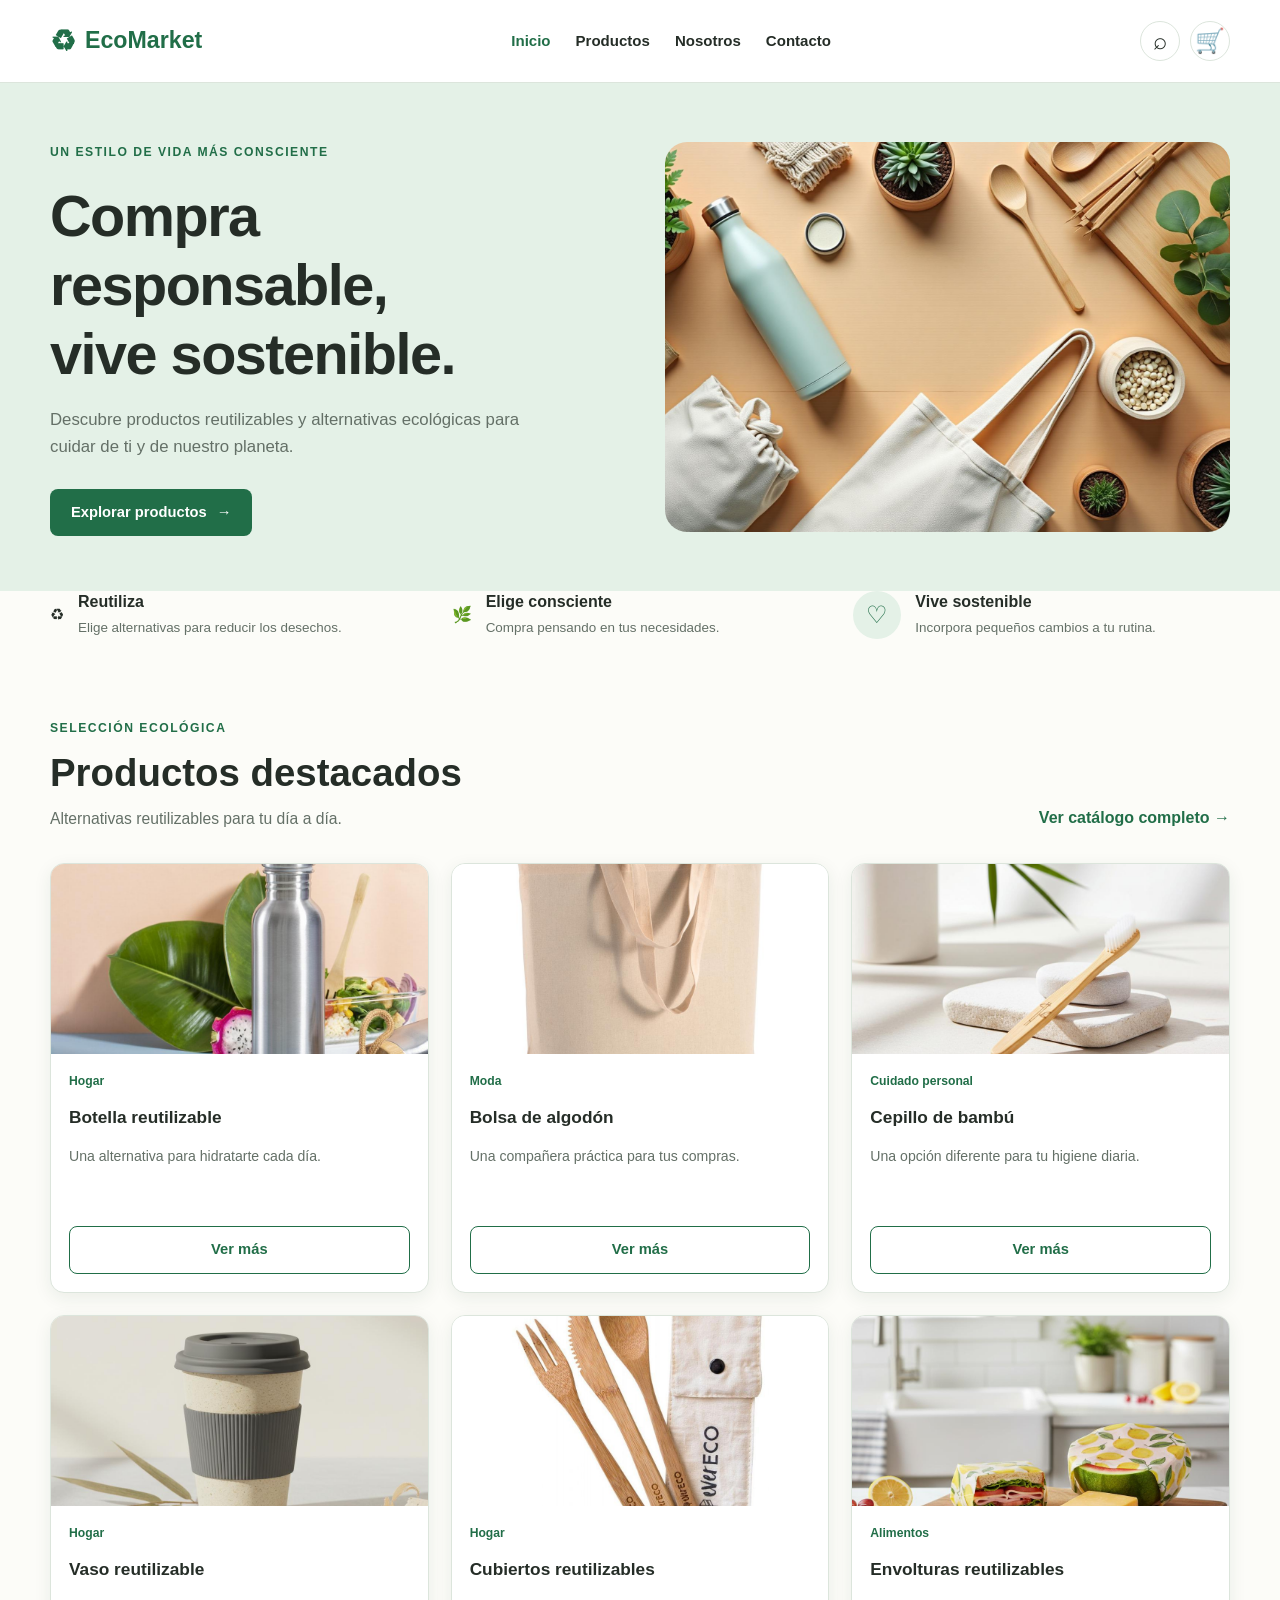
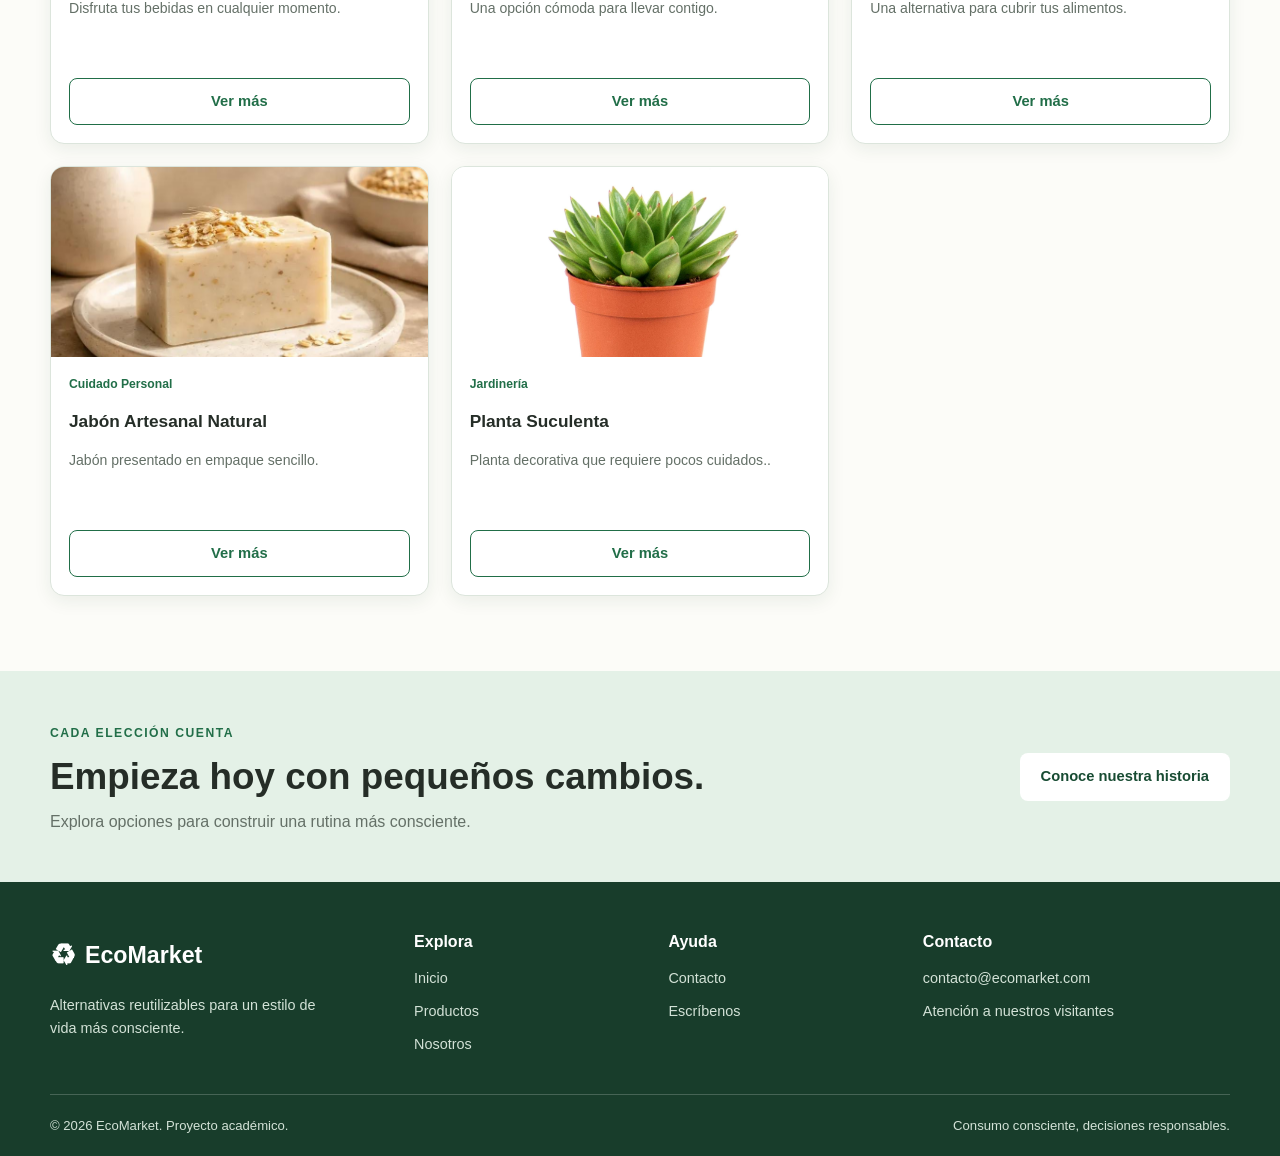
<file: index.html>
<!DOCTYPE html>
<html lang="es">
<head>
    <meta charset="UTF-8">
    <meta name="viewport" content="width=device-width, initial-scale=1.0">
    <meta name="description" content="Descubre productos ecológicos, reutilizables y sostenibles en EcoMarket.">
    <meta name="theme-color" content="#216e48">
    <title>EcoMarket | Compra responsable</title>

    <link rel="stylesheet" href="css/main.css">
    <link rel="stylesheet" href="css/layout.css">
    <link rel="stylesheet" href="css/components.css">
    <link rel="stylesheet" href="css/animations.css">
</head>
<body>

    <!-- ENCABEZADO -->
    <header class="site-header">
        <div class="container header-content">

            <a class="logo" href="index.html" aria-label="EcoMarket, inicio">
                <span class="logo-icon" aria-hidden="true">♻</span>
                <span>EcoMarket</span>
            </a>

            <nav class="main-nav" aria-label="Navegación principal">
                <a class="nav-link active" href="index.html">Inicio</a>
                <a class="nav-link" href="../views/productos.html">Productos</a>
                <a class="nav-link" href="views/sobre_nosotros.html">Nosotros</a>
                <a class="nav-link" href="views/contacto.html">Contacto</a>
            </nav>

            <div class="header-actions">
                <a class="header-action" href="views/productos.html#buscador"
                   aria-label="Buscar productos" title="Buscar productos">
                    <span aria-hidden="true">⌕</span>
                </a>

                <a class="header-action" href="views/productos.html"
                   aria-label="Ver catálogo" title="Ver catálogo">
                    <span aria-hidden="true">🛒</span>
                </a>
            </div>

        </div>
    </header>

    <main>

        <!-- BANNER PRINCIPAL -->
        <section class="hero">
            <div class="container hero-content">

                <div class="hero-text">
                    <span class="eyebrow">UN ESTILO DE VIDA MÁS CONSCIENTE</span>

                    <h1>Compra responsable,<br>vive sostenible.</h1>

                    <p>
                        Descubre productos reutilizables y alternativas
                        ecológicas para cuidar de ti y de nuestro planeta.
                    </p>

                    <a class="btn btn-primary"
                       href="views/productos.html">
                        Explorar productos
                        <span aria-hidden="true">→</span>
                    </a>
                </div>

                <div class="hero-image">
                    <img
                        src="img/products/icons/eco-hero.jpg"
                        alt="Productos reutilizables y elementos naturales"
                        fetchpriority="high">
                </div>

            </div>
        </section>
        <!--beneficios-->
        <seccion class="benefits">
            <div class="container benefits-grid">
                <article class="benefit">
                    <span class="benefit icon"aria-hidden="true">♻</span>
                 <div>
                        <h2>Reutiliza</h2>
                        <p>Elige alternativas para reducir los desechos.</p>
                    </div>
                </article>
            <article class="benefit">
                <span class="benefit icon" aria-hidden="true">🌿</span>
                <div>
                        <h2>Elige consciente</h2>
                        <p>Compra pensando en tus necesidades.</p>
                    </div>
            </article>
                <article class="benefit">
                    <span class="benefit-icon" aria-hidden="true">♡</span>
                    <div>
                        <h2>Vive sostenible</h2>
                        <p>Incorpora pequeños cambios a tu rutina.</p>
                    </div>
                </article>
            </div>
        </seccion>
        <!-- PRODUCTOS DESTACADOS -->
           <section class="featured section-padding">
            <div class="container">

                <div class="section-heading">
                    <div>
                        <span class="eyebrow">SELECCIÓN ECOLÓGICA</span>
                        <h2>Productos destacados</h2>
                        <p>Alternativas reutilizables para tu día a día.</p>
                    </div>

                    <a class="text-link" href="views/productos.html">
                        Ver catálogo completo →
                    </a>
                </div>

                <div class="product-grid featured-grid">

                    <article class="product-card">
                        <a class="product-image" href="views/productos.html#botella">
                            <img src="img/products/botella.jpg"
                                 alt="Botella reutilizable">
                        </a>
                        <div class="product-info">
                            <span class="product-category">Hogar</span>
                            <h3>Botella reutilizable</h3>
                            <p>Una alternativa para hidratarte cada día.</p>
                            <a class="btn btn-outline"
                               href="views/productos.html#botella">
                                Ver más
                            </a>
                        </div>
                    </article>

                    <article class="product-card">
                        <a class="product-image" href="views/productos.html#bolsa">
                            <img src="img/products/bolsa.jpg"
                                 alt="Bolsa reutilizable de algodón">
                        </a>
                        <div class="product-info">
                            <span class="product-category">Moda</span>
                            <h3>Bolsa de algodón</h3>
                            <p>Una compañera práctica para tus compras.</p>
                            <a class="btn btn-outline"
                               href="views/productos.html#bolsa">
                                Ver más
                            </a>
                        </div>
                    </article>

                    <article class="product-card">
                        <a class="product-image" href="views/productos.html#cepillo">
                            <img src="img/products/cepillo.jpg"
                                 alt="Cepillo dental de bambú">
                        </a>
                        <div class="product-info">
                            <span class="product-category">Cuidado personal</span>
                            <h3>Cepillo de bambú</h3>
                            <p>Una opción diferente para tu higiene diaria.</p>
                            <a class="btn btn-outline"
                               href="views/productos.html#cepillo">
                                Ver más
                            </a>
                        </div>
                    </article>

                    <article class="product-card">
                        <a class="product-image" href="views/productos.html#vaso">
                            <img src="img/products/vaso.jpg"
                                 alt="Vaso reutilizable">
                        </a>
                        <div class="product-info">
                            <span class="product-category">Hogar</span>
                            <h3>Vaso reutilizable</h3>
                            <p>Disfruta tus bebidas en cualquier momento.</p>
                            <a class="btn btn-outline"
                               href="views/productos.html#vaso">
                                Ver más
                            </a>
                        </div>
                    </article>

                    <article class="product-card">
                        <a class="product-image" href="views/productos.html#cubiertos">
                            <img src="img/products/cubiertos.jpg"
                                 alt="Juego de cubiertos reutilizables">
                        </a>
                        <div class="product-info">
                            <span class="product-category">Hogar</span>
                            <h3>Cubiertos reutilizables</h3>
                            <p>Una opción cómoda para llevar contigo.</p>
                            <a class="btn btn-outline"
                               href="views/productos.html#cubiertos">
                                Ver más
                            </a>
                        </div>
                    </article>

                    <article class="product-card">
                        <a class="product-image" href="views/productos.html#envolturas">
                            <img src="img/products/envolturas.jpg"
                                 alt="Envolturas reutilizables para alimentos">
                        </a>
                        <div class="product-info">
                            <span class="product-category">Alimentos</span>
                            <h3>Envolturas reutilizables</h3>
                            <p>Una alternativa para cubrir tus alimentos.</p>
                            <a class="btn btn-outline"
                               href="views/productos.html#envolturas">
                                Ver más
                            </a>
                        </div>
                    </article>

                     <article class="product-card">
                        <a class="product-image" href="views/productos.html#Jabónartesanalnatural">
                            <img src="img/products/Jabónartesanalnatural.jpg"
                                 alt="Jabón Artesanal natural">
                        </a>
                        <div class="product-info">
                            <span class="product-category">Cuidado Personal</span>
                            <h3>Jabón Artesanal Natural</h3>
                            <p>Jabón presentado en empaque sencillo.</p>
                            <a class="btn btn-outline"
                               href="views/productos.html#Jabónartesanalnatural">
                                Ver más
                            </a>
                        </div>
                    </article>
                    <article class="product-card">
                        <a class="product-image" href="views/productos.html#PlantaSuculenta">
                            <img src="img/products/PlantaSuculenta.jpg"
                                 alt="Planta Suculenta">
                        </a>
                        <div class="product-info">
                            <span class="product-category">Jardinería</span>
                            <h3>Planta Suculenta</h3>
                            <p>Planta decorativa que requiere pocos cuidados..</p>
                            <a class="btn btn-outline"
                               href="views/productos.html#PlantaSuculenta">
                                Ver más
                            </a>
                        </div>
                    </article>



                </div>
            </div>
        </section>
       <!--Llamado a la Accion-->
        <section class="eco-cta">
            <div class="container eco-cta-content">
                <div>
                    <span class="eyebrow">CADA ELECCIÓN CUENTA</span>
                    <h2>Empieza hoy con pequeños cambios.</h2>
                    <p>Explora opciones para construir una rutina más consciente.</p>
                </div>

                <a class="btn btn-light" href="views/sobre_nosotros.html">
                    Conoce nuestra historia
                </a>
            </div>
        </section>

      </main>
         <!-- PIE DE PÁGINA -->
    <footer class="site-footer">
        <div class="container footer-grid">

            <div class="footer-brand">
                <a class="logo footer-logo" href="index.html">
                    <span class="logo-icon" aria-hidden="true">♻</span>
                    <span>EcoMarket</span>
                </a>

                <p>
                    Alternativas reutilizables para un estilo de vida
                    más consciente.
                </p>
            </div>

            <div class="footer-column">
                <h2>Explora</h2>
                <a href="../index.html">Inicio</a>
                <a href="../views/productos.html">Productos</a>
                <a href="views/sobre_nosotros.html">Nosotros</a>
            </div>

            <div class="footer-column">
                <h2>Ayuda</h2>
                <a href="views/contacto.html">Contacto</a>
                <a href="views/contacto.html#formulario">Escríbenos</a>
            </div>

            <div class="footer-column">
                <h2>Contacto</h2>
                <a href="mailto:contacto@ecomarket.example">
                    contacto@ecomarket.com
                </a>
                <p>Atención a nuestros visitantes</p>
            </div>

        </div>

        <div class="container footer-bottom">
            <p>© 2026 EcoMarket. Proyecto académico.</p>
            <p>Consumo consciente, decisiones responsables.</p>
        </div>
    

    </footer>

</body>
</html>
</file>
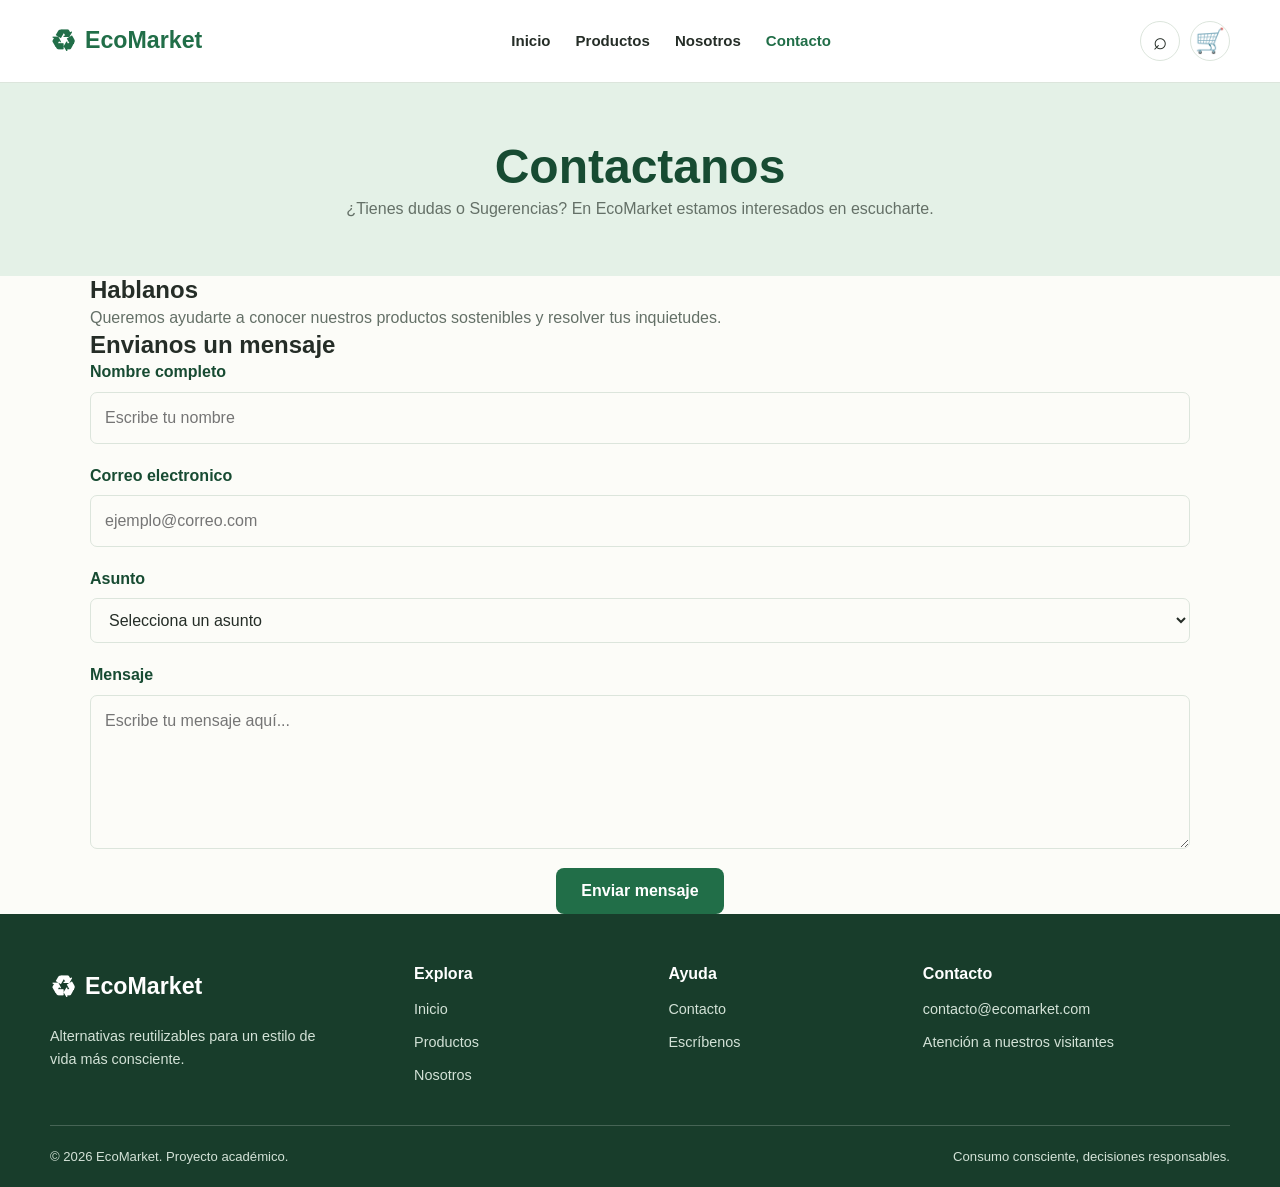
<file: views/contacto.html>
<!DOCTYPE html>
<html lang="es">
<head>
    <meta charset="UTF-8">
    <meta name="viewport" content="width=device-width, initial-scale=1.0">
    <meta name="description" content="Explora el catálogo de productos sostenibles de EcoMarket.">
    <title>Productos | EcoMarket</title>
    <link rel="stylesheet" href="../css/main.css">
    <link rel="stylesheet" href="../css/layout.css">
    <link rel="stylesheet" href="../css/components.css">
    <link rel="stylesheet" href="../css/animations.css">
</head>
<body>
    <header class="site-header">
        <div class="container header-content">
            <a class="logo" href="../index.html" aria-label="EcoMarket, inicio">
                <span class="logo-icon" aria-hidden="true">♻</span>
                <span>EcoMarket</span>
            </a>
            <nav class="main-nav" aria-label="Navegación principal">
                <a class="nav-link" href="../index.html">Inicio</a>
                <a class="nav-link " href="../views/productos.html" aria-current="page">Productos</a>
                <a class="nav-link" href="../views/sobre_nosotros.html">Nosotros</a>
                <a class="nav-link active" href="../views/contacto.html">Contacto</a>
            </nav>
            <div class="header-actions">
                <a class="header-action" href="productos.html#buscador" aria-label="Buscar productos" title="Buscar productos"><span aria-hidden="true">⌕</span></a>
                <a class="header-action" href="productos.html#catalogo" aria-label="Ver catálogo" title="Ver catálogo"><span aria-hidden="true">🛒</span></a>
            </div>
        </div>
    </header>

      <main class="contact-main">
        <section class="contact-hero">
        <div class="contact-container">
            <h1>Contactanos</h1>
            <p> ¿Tienes dudas o Sugerencias?
                 En EcoMarket estamos interesados en escucharte.
            </p>
        </div>
        </section>

        <section class="contact-selection">
            <div class="contact-container contact-grid">
                <div class="contact-info">
                    <h2>Hablanos</h2>
                    <p>Queremos ayudarte a conocer nuestros productos
                sostenibles y resolver tus inquietudes.</p>
                </div>

                <div class="contact-form-card">
                    <h2>Envianos un mensaje</h2>
                
                <form action="#" methoud="get">
                    <div class="contact-field">
                        <label for="nombre">Nombre completo</label>
                        <input
                        type="text"
                        id="nombre"
                        name="nombre"
                        placeholder="Escribe tu nombre"
                        required
                        >
                    </div>
                    <div class="contact-field">
                        <label for="Correo">Correo electronico</label>
                        <input
                        type="email"
                        id="email"
                        name="email"
                        placeholder="ejemplo@correo.com"
                        required
                        >
                    </div>
                    <div class="contact-field">
                     <label for="asunto">Asunto</label>

                    <select id="asunto" name="asunto" required>
                     <option value="" disabled selected>
                    Selecciona un asunto
                    </option>

                    <option value="productos">Consulta sobre productos</option>
                     <option value="pedido">Consulta sobre un pedido</option>
                     <option value="sugerencia">Sugerencia</option>
                      <option value="otro">Otro</option>
                    </select>
                    </div>

                <div class="contact-field">
                <label for="mensaje">Mensaje</label>

                <textarea
                 id="mensaje"
                 name="mensaje"
                 rows="5"
                 placeholder="Escribe tu mensaje aquí..."
                 required
                 ></textarea>
                </div>


                    <button type="submit" class="contact-submit">
                    Enviar mensaje
                    </button>
                </form>
                </div>
        </section>
      </main>
    <footer class="site-footer">
        <div class="container footer-grid">

            <div class="footer-brand">
                <a class="logo footer-logo" href="index.html">
                    <span class="logo-icon" aria-hidden="true">♻</span>
                    <span>EcoMarket</span>
                </a>

                <p>
                    Alternativas reutilizables para un estilo de vida
                    más consciente.
                </p>
            </div>

            <div class="footer-column">
                <h2>Explora</h2>
                <a href="../index.html">Inicio</a>
                <a href="../views/productos.html">Productos</a>
                <a href="../views/sobre_nosotros.html">Nosotros</a>
            </div>

            <div class="footer-column">
                <h2>Ayuda</h2>
                <a href="../views/contacto.html">Contacto</a>
                <a href="../views/contacto.html#formulario">Escríbenos</a>
            </div>

            <div class="footer-column">
                <h2>Contacto</h2>
                <a href="mailto:contacto@ecomarket.example">
                    contacto@ecomarket.com
                </a>
                <p>Atención a nuestros visitantes</p>
            </div>

        </div>

        <div class="container footer-bottom">
            <p>© 2026 EcoMarket. Proyecto académico.</p>
            <p>Consumo consciente, decisiones responsables.</p>
        </div>
    

    </footer>
</body>
</html>
</file>
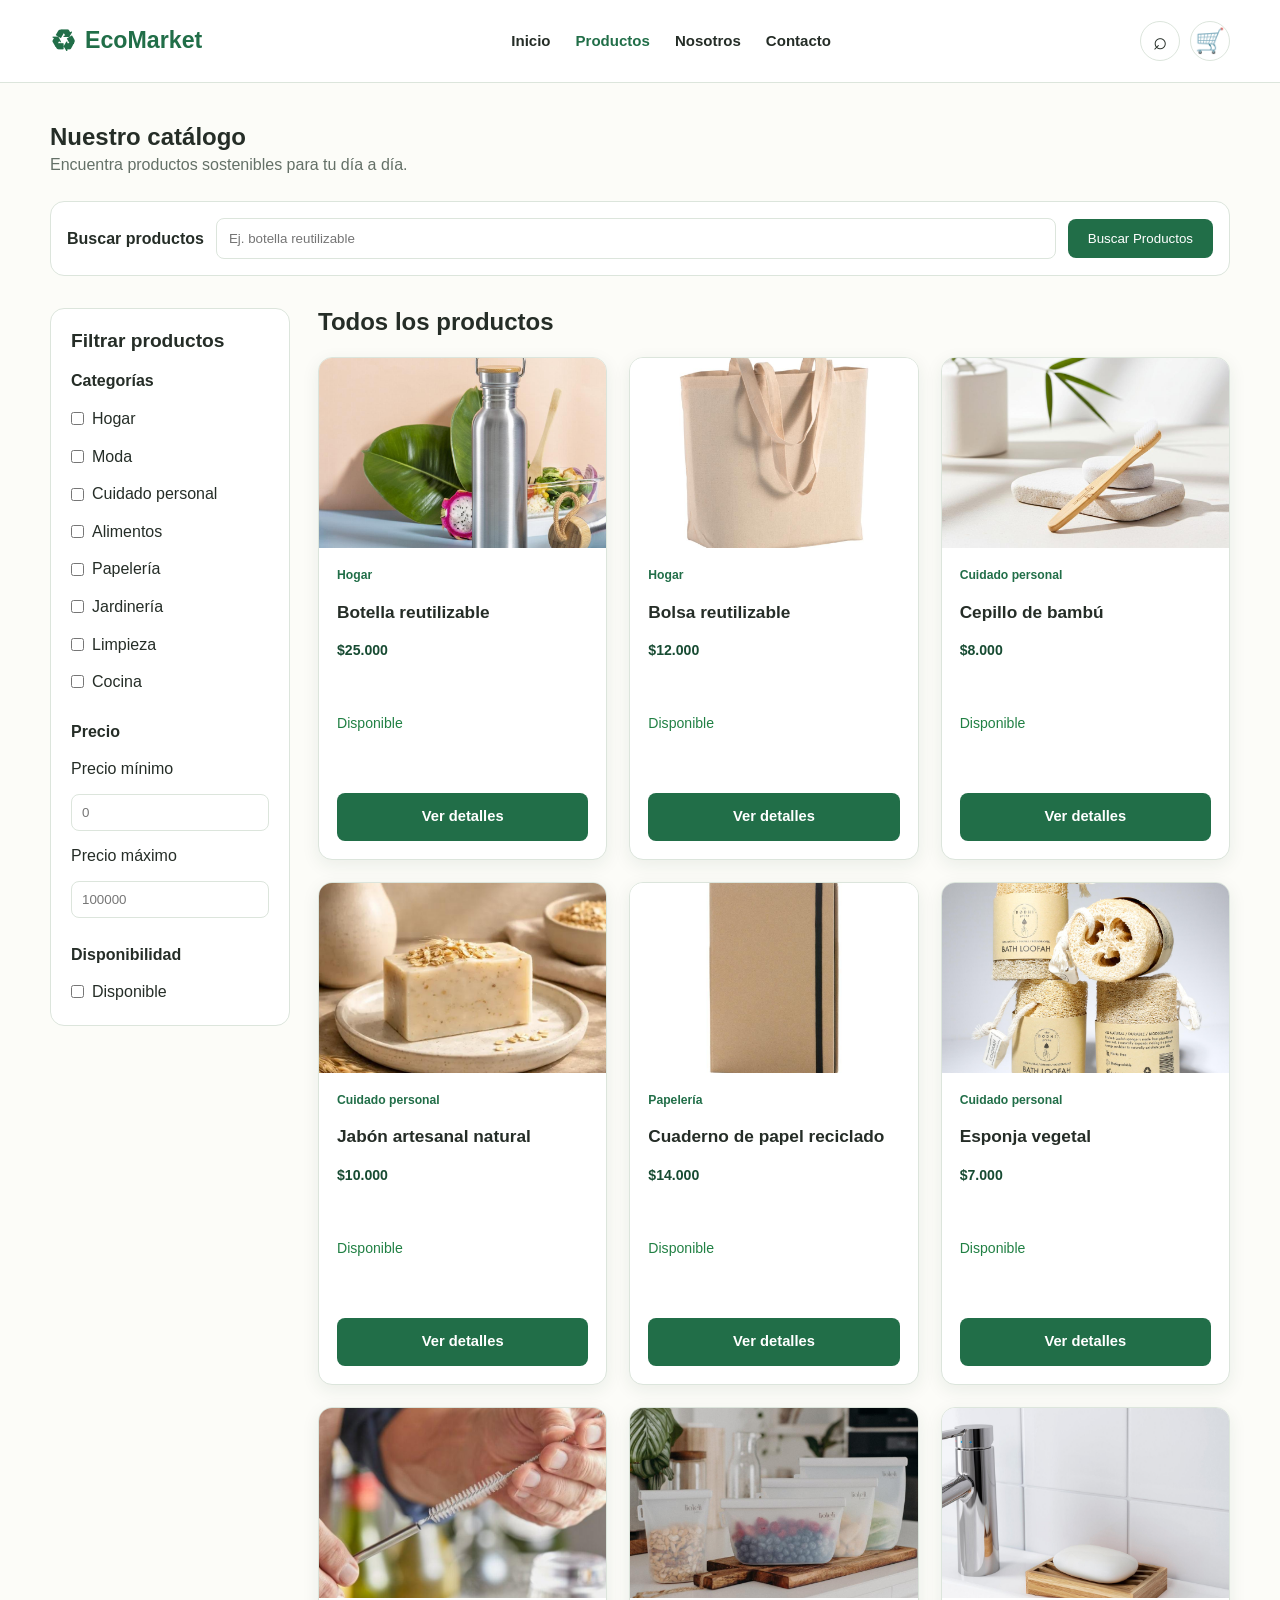
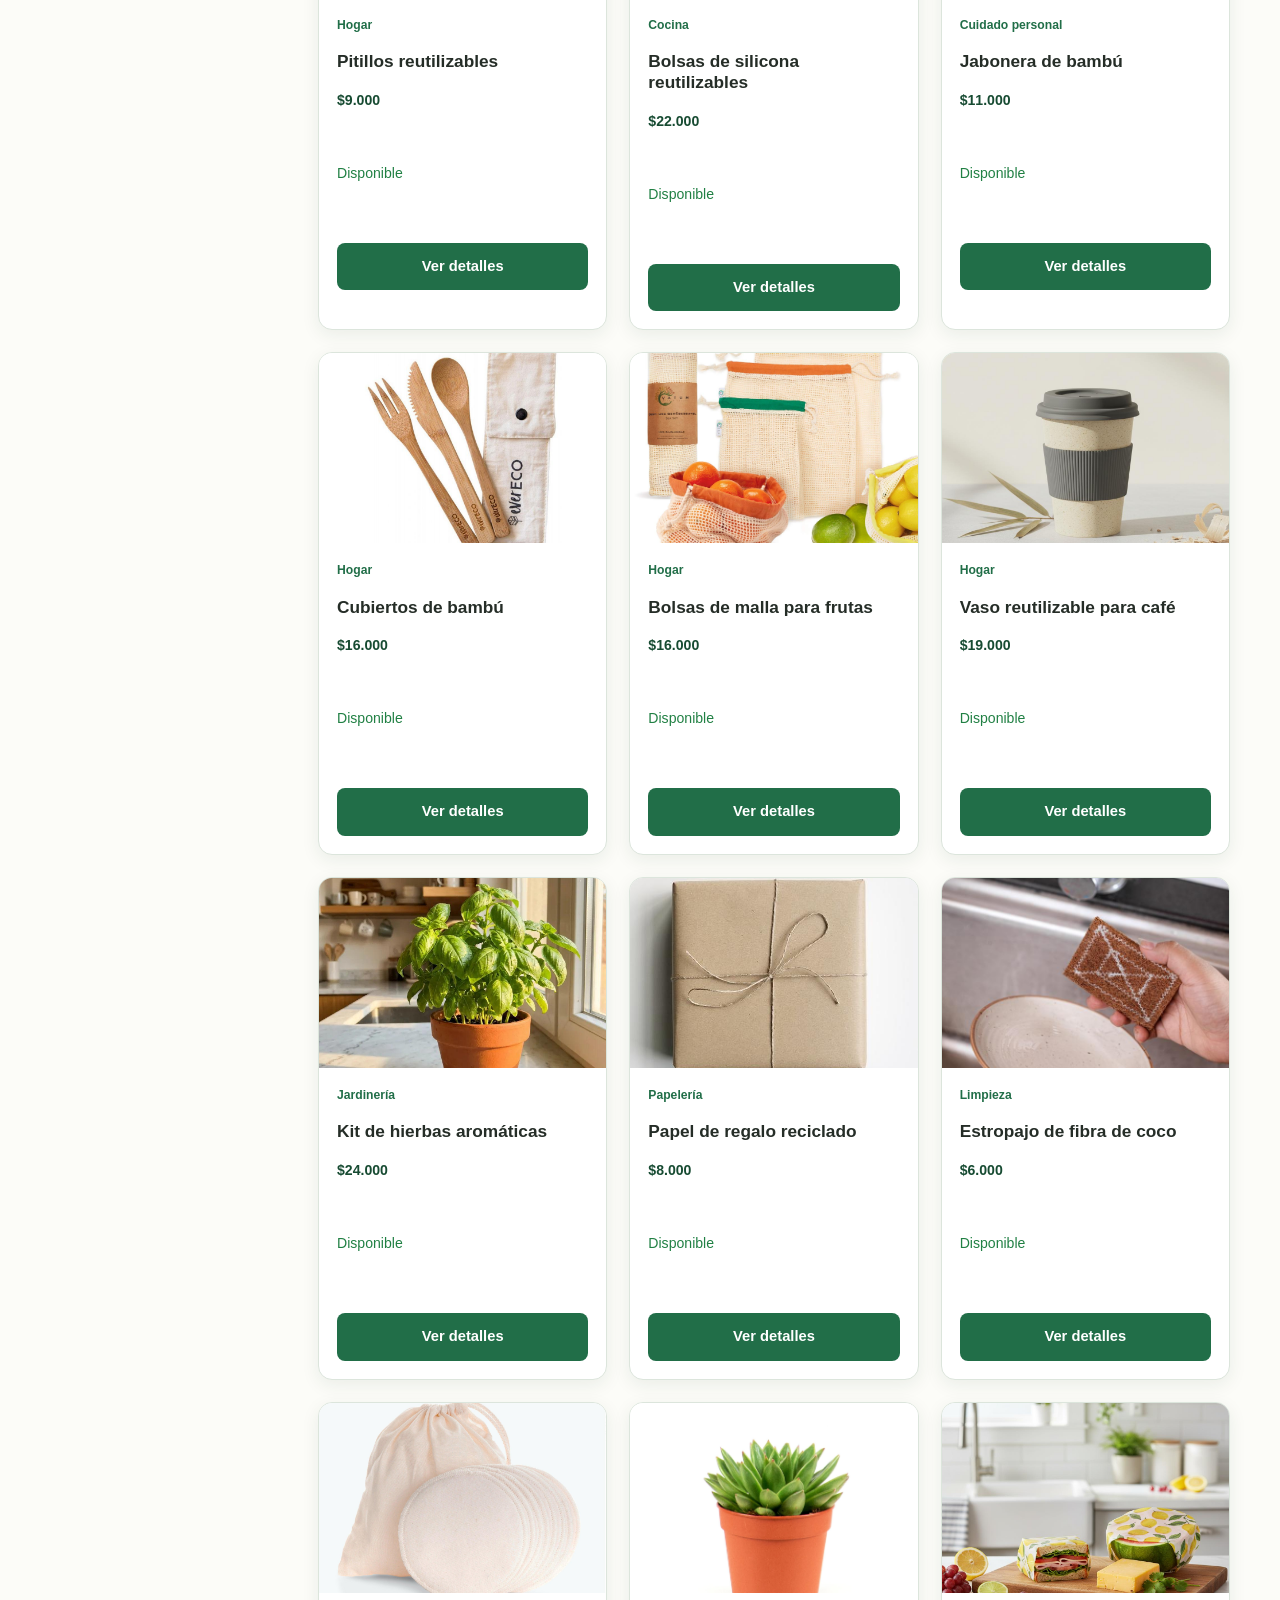
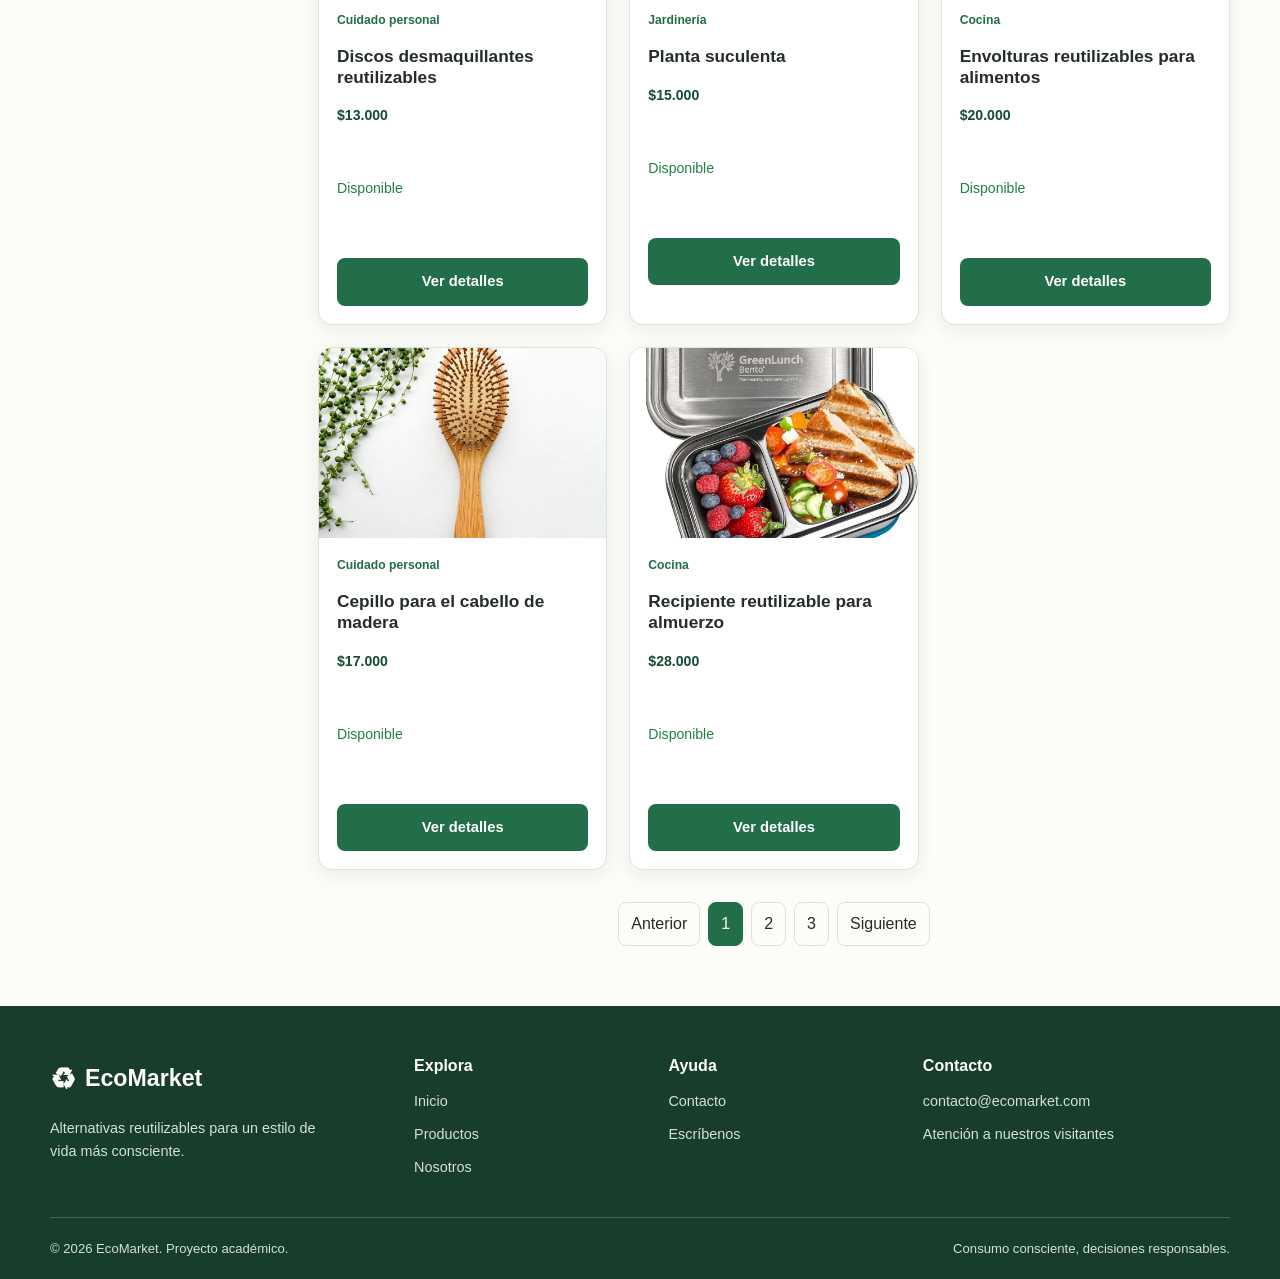
<file: views/productos.html>
<!DOCTYPE html>
<html lang="es">
<head>
    <meta charset="UTF-8">
    <meta name="viewport" content="width=device-width, initial-scale=1.0">
    <meta name="description" content="Explora el catálogo de productos sostenibles de EcoMarket.">
    <title>Productos | EcoMarket</title>
    <link rel="stylesheet" href="../css/main.css">
    <link rel="stylesheet" href="../css/layout.css">
    <link rel="stylesheet" href="../css/components.css">
    <link rel="stylesheet" href="../css/animations.css">
</head>
<body>
    <header class="site-header">
        <div class="container header-content">
            <a class="logo" href="../index.html" aria-label="EcoMarket, inicio">
                <span class="logo-icon" aria-hidden="true">♻</span>
                <span>EcoMarket</span>
            </a>
            <nav class="main-nav" aria-label="Navegación principal">
                <a class="nav-link" href="../index.html">Inicio</a>
                <a class="nav-link active" href="../views/productos.html" aria-current="page">Productos</a>
                <a class="nav-link" href="../views/sobre_nosotros.html">Nosotros</a>
                <a class="nav-link" href="../views/contacto.html">Contacto</a>
            </nav>
            <div class="header-actions">
                <a class="header-action" href="productos.html#buscador" aria-label="Buscar productos" title="Buscar productos"><span aria-hidden="true">⌕</span></a>
                <a class="header-action" href="productos.html#catalogo" aria-label="Ver catálogo" title="Ver catálogo"><span aria-hidden="true">🛒</span></a>
            </div>
        </div>
    </header>

    <main class="container">
        <section class="catalogo">
            <h1>Nuestro catálogo</h1>
            <p>Encuentra productos sostenibles para tu día a día.</p>
            <form class="buscador" id="buscador" action="#" method="get">
                <label for="buscar-producto">Buscar productos</label>
                <input type="search" id="buscar-producto" name="buscar" placeholder="Ej. botella reutilizable">
                <button type="submit">Buscar Productos</button>
            </form>

            <div class="catalogo-contenido">
                <aside class="filtros">
                    <h2>Filtrar productos</h2>
                    <fieldset>
                        <legend>Categorías</legend>
                        <label><input type="checkbox" name="categoria" value="hogar"> Hogar</label>
                        <label><input type="checkbox" name="categoria" value="moda"> Moda</label>
                        <label><input type="checkbox" name="categoria" value="cuidado-personal"> Cuidado personal</label>
                        <label><input type="checkbox" name="categoria" value="alimentos"> Alimentos</label>
                        <label><input type="checkbox" name="categoria" value="papeleria"> Papelería</label>
                        <label><input type="checkbox" name="categoria" value="jardineria"> Jardinería</label>
                        <label><input type="checkbox" name="categoria" value="limpieza"> Limpieza</label>
                        <label><input type="checkbox" name="categoria" value="cocina"> Cocina</label>
                    </fieldset>
                    <fieldset>
                        <legend>Precio</legend>
                        <label for="precio-minimo">Precio mínimo</label>
                        <input type="number" id="precio-minimo" name="precio-minimo" min="0" placeholder="0">
                        <label for="precio-maximo">Precio máximo</label>
                        <input type="number" id="precio-maximo" name="precio-maximo" min="0" placeholder="100000">
                    </fieldset>
                    <fieldset>
                        <legend>Disponibilidad</legend>
                        <label><input type="checkbox" name="disponibilidad" value="disponible"> Disponible</label>
                    </fieldset>
                </aside>

                <section class="productos" id="catalogo">
                    <h2>Todos los productos</h2>
                    <div class="product-grid">
                        <article class="product-card" id="botella">
                            <img class="product-image" src="../img/products/botella.jpg" alt="Botella reutilizable" loading="lazy">
                            <div class="product-info"><span class="product-category">Hogar</span><h3>Botella reutilizable</h3><p class="product-price">$25.000</p><p class="product-availability">Disponible</p><a class="btn btn-primary" href="#botella">Ver detalles</a></div>
                        </article>
                        <article class="product-card" id="bolsa">
                            <img class="product-image" src="../img/products/bolsa.jpg" alt="Bolsa reutilizable para compras" loading="lazy">
                            <div class="product-info"><span class="product-category">Hogar</span><h3>Bolsa reutilizable</h3><p class="product-price">$12.000</p><p class="product-availability">Disponible</p><a class="btn btn-primary" href="#bolsa">Ver detalles</a></div>
                        </article>
                        <article class="product-card" id="cepillo">
                            <img class="product-image" src="../img/products/cepillo.jpg" alt="Cepillo dental de bambú" loading="lazy">
                            <div class="product-info"><span class="product-category">Cuidado personal</span><h3>Cepillo de bambú</h3><p class="product-price">$8.000</p><p class="product-availability">Disponible</p><a class="btn btn-primary" href="#cepillo">Ver detalles</a></div>
                        </article>
                        <article class="product-card" id="jabon">
                            <img class="product-image" src="../img/products/Jabónartesanalnatural.jpg" alt="Jabón artesanal natural" loading="lazy">
                            <div class="product-info"><span class="product-category">Cuidado personal</span><h3>Jabón artesanal natural</h3><p class="product-price">$10.000</p><p class="product-availability">Disponible</p><a class="btn btn-primary" href="#jabon">Ver detalles</a></div>
                        </article>
                        <article class="product-card" id="cuaderno">
                            <img class="product-image" src="../img/products/Cuaderno de papel reciclado.jpg" alt="Cuaderno de papel reciclado" loading="lazy">
                            <div class="product-info"><span class="product-category">Papelería</span><h3>Cuaderno de papel reciclado</h3><p class="product-price">$14.000</p><p class="product-availability">Disponible</p><a class="btn btn-primary" href="#cuaderno">Ver detalles</a></div>
                        </article>
                        <article class="product-card" id="esponja">
                            <img class="product-image" src="../img/products/Esponja vegetal.jpg" alt="Esponja vegetal" loading="lazy">
                            <div class="product-info"><span class="product-category">Cuidado personal</span><h3>Esponja vegetal</h3><p class="product-price">$7.000</p><p class="product-availability">Disponible</p><a class="btn btn-primary" href="#esponja">Ver detalles</a></div>
                        </article>
                        <article class="product-card" id="pitillos">
                            <img class="product-image" src="../img/products/Pitillos reutilizables.jpg" alt="Pitillos reutilizables" loading="lazy">
                            <div class="product-info"><span class="product-category">Hogar</span><h3>Pitillos reutilizables</h3><p class="product-price">$9.000</p><p class="product-availability">Disponible</p><a class="btn btn-primary" href="#pitillos">Ver detalles</a></div>
                        </article>
                        <article class="product-card" id="bolsas-silicona">
                            <img class="product-image" src="../img/products/Bolsas de silicona reutilizables.jpg" alt="Bolsas de silicona reutilizables" loading="lazy">
                            <div class="product-info"><span class="product-category">Cocina</span><h3>Bolsas de silicona reutilizables</h3><p class="product-price">$22.000</p><p class="product-availability">Disponible</p><a class="btn btn-primary" href="#bolsas-silicona">Ver detalles</a></div>
                        </article>
                        <article class="product-card" id="jabonera">
                            <img class="product-image" src="../img/products/Jabonera de bambú.jpg" alt="Jabonera de bambú" loading="lazy">
                            <div class="product-info"><span class="product-category">Cuidado personal</span><h3>Jabonera de bambú</h3><p class="product-price">$11.000</p><p class="product-availability">Disponible</p><a class="btn btn-primary" href="#jabonera">Ver detalles</a></div>
                        </article>
                        <article class="product-card" id="cubiertos">
                            <img class="product-image" src="../img/products/cubiertos.jpg" alt="Cubiertos de bambú" loading="lazy">
                            <div class="product-info"><span class="product-category">Hogar</span><h3>Cubiertos de bambú</h3><p class="product-price">$16.000</p><p class="product-availability">Disponible</p><a class="btn btn-primary" href="#cubiertos">Ver detalles</a></div>
                        </article>
                        <article class="product-card" id="bolsas-malla">
                            <img class="product-image" src="../img/products/Bolsas de malla para frutas.jpg" alt="Bolsas de malla para frutas" loading="lazy">
                            <div class="product-info"><span class="product-category">Hogar</span><h3>Bolsas de malla para frutas</h3><p class="product-price">$16.000</p><p class="product-availability">Disponible</p><a class="btn btn-primary" href="#bolsas-malla">Ver detalles</a></div>
                        </article>
                        <article class="product-card" id="vaso">
                            <img class="product-image" src="../img/products/vaso.jpg" alt="Vaso reutilizable para café" loading="lazy">
                            <div class="product-info"><span class="product-category">Hogar</span><h3>Vaso reutilizable para café</h3><p class="product-price">$19.000</p><p class="product-availability">Disponible</p><a class="btn btn-primary" href="#vaso">Ver detalles</a></div>
                        </article>
                        <article class="product-card" id="kit-hierbas">
                            <img class="product-image" src="../img/products/Kit de hierbas aromáticas.jpg" alt="Kit de hierbas aromáticas" loading="lazy">
                            <div class="product-info"><span class="product-category">Jardinería</span><h3>Kit de hierbas aromáticas</h3><p class="product-price">$24.000</p><p class="product-availability">Disponible</p><a class="btn btn-primary" href="#kit-hierbas">Ver detalles</a></div>
                        </article>
                        <article class="product-card" id="papel">
                            <img class="product-image" src="../img/products/Papel de regalo reciclado.jpg" alt="Papel de regalo reciclado" loading="lazy">
                            <div class="product-info"><span class="product-category">Papelería</span><h3>Papel de regalo reciclado</h3><p class="product-price">$8.000</p><p class="product-availability">Disponible</p><a class="btn btn-primary" href="#papel">Ver detalles</a></div>
                        </article>
                        <article class="product-card" id="estropajo">
                            <img class="product-image" src="../img/products/Estropajo de fibra de coco.jpg" alt="Estropajo de fibra de coco" loading="lazy">
                            <div class="product-info"><span class="product-category">Limpieza</span><h3>Estropajo de fibra de coco</h3><p class="product-price">$6.000</p><p class="product-availability">Disponible</p><a class="btn btn-primary" href="#estropajo">Ver detalles</a></div>
                        </article>
                        <article class="product-card" id="discos">
                            <img class="product-image" src="../img/products/Discos desmaquillantes reutilizables.jpg" alt="Discos desmaquillantes reutilizables" loading="lazy">
                            <div class="product-info"><span class="product-category">Cuidado personal</span><h3>Discos desmaquillantes reutilizables</h3><p class="product-price">$13.000</p><p class="product-availability">Disponible</p><a class="btn btn-primary" href="#discos">Ver detalles</a></div>
                        </article>
                        <article class="product-card" id="planta-suculenta">
                            <img class="product-image" src="../img/products/PlantaSuculenta.jpg" alt="Planta suculenta" loading="lazy">
                            <div class="product-info"><span class="product-category">Jardinería</span><h3>Planta suculenta</h3><p class="product-price">$15.000</p><p class="product-availability">Disponible</p><a class="btn btn-primary" href="#planta-suculenta">Ver detalles</a></div>
                        </article>
                        <article class="product-card" id="envolturas">
                            <img class="product-image" src="../img/products/envolturas.jpg" alt="Envolturas reutilizables para alimentos" loading="lazy">
                            <div class="product-info"><span class="product-category">Cocina</span><h3>Envolturas reutilizables para alimentos</h3><p class="product-price">$20.000</p><p class="product-availability">Disponible</p><a class="btn btn-primary" href="#envolturas">Ver detalles</a></div>
                        </article>
                        <article class="product-card" id="cepillo-cabello">
                            <img class="product-image" src="../img/products/Cepillo para el cabello de madera.jpg" alt="Cepillo para el cabello de madera" loading="lazy">
                            <div class="product-info"><span class="product-category">Cuidado personal</span><h3>Cepillo para el cabello de madera</h3><p class="product-price">$17.000</p><p class="product-availability">Disponible</p><a class="btn btn-primary" href="#cepillo-cabello">Ver detalles</a></div>
                        </article>
                        <article class="product-card" id="recipiente-almuerzo">
                            <img class="product-image" src="../img/products/Recipiente reutilizable para almuerzo.jpg" alt="Recipiente reutilizable para almuerzo" loading="lazy">
                            <div class="product-info"><span class="product-category">Cocina</span><h3>Recipiente reutilizable para almuerzo</h3><p class="product-price">$28.000</p><p class="product-availability">Disponible</p><a class="btn btn-primary" href="#recipiente-almuerzo">Ver detalles</a></div>
                        </article>
                    </div>

                    <nav class="paginacion" aria-label="Paginación del catálogo">
                        <a href="#catalogo">Anterior</a>
                        <a href="#catalogo" aria-current="page">1</a>
                        <a href="#catalogo">2</a>
                        <a href="#catalogo">3</a>
                        <a href="#catalogo">Siguiente</a>
                    </nav>
                </section>
            </div>
        </section>
    </main>

    <footer class="site-footer">
        <div class="container footer-grid">
            <div class="footer-brand">
                <a class="logo footer-logo" href="../index.html">
                    <span class="logo-icon" aria-hidden="true">♻</span>
                    <span>EcoMarket</span>
                </a>
                <p>Alternativas reutilizables para un estilo de vida más consciente.</p>
            </div>
            <div class="footer-column">
                <h2>Explora</h2>
                <a href="../index.html">Inicio</a>
                <a href="../views/productos.html">Productos</a>
                <a href="../views/sobre_nosotros.html">Nosotros</a>
            </div>
            <div class="footer-column">
                <h2>Ayuda</h2>
                <a href="../views/contacto.html">Contacto</a>
                <a href="../views/contacto.html#formulario">Escríbenos</a>
            </div>
            <div class="footer-column">
                <h2>Contacto</h2>
                <a href="mailto:contacto@ecomarket.com">contacto@ecomarket.com</a>
                <p>Atención a nuestros visitantes</p>
            </div>
        </div>
        <div class="container footer-bottom">
            <p>© 2026 EcoMarket. Proyecto académico.</p>
            <p>Consumo consciente, decisiones responsables.</p>
        </div>
    </footer>
</body>
</html>
</file>
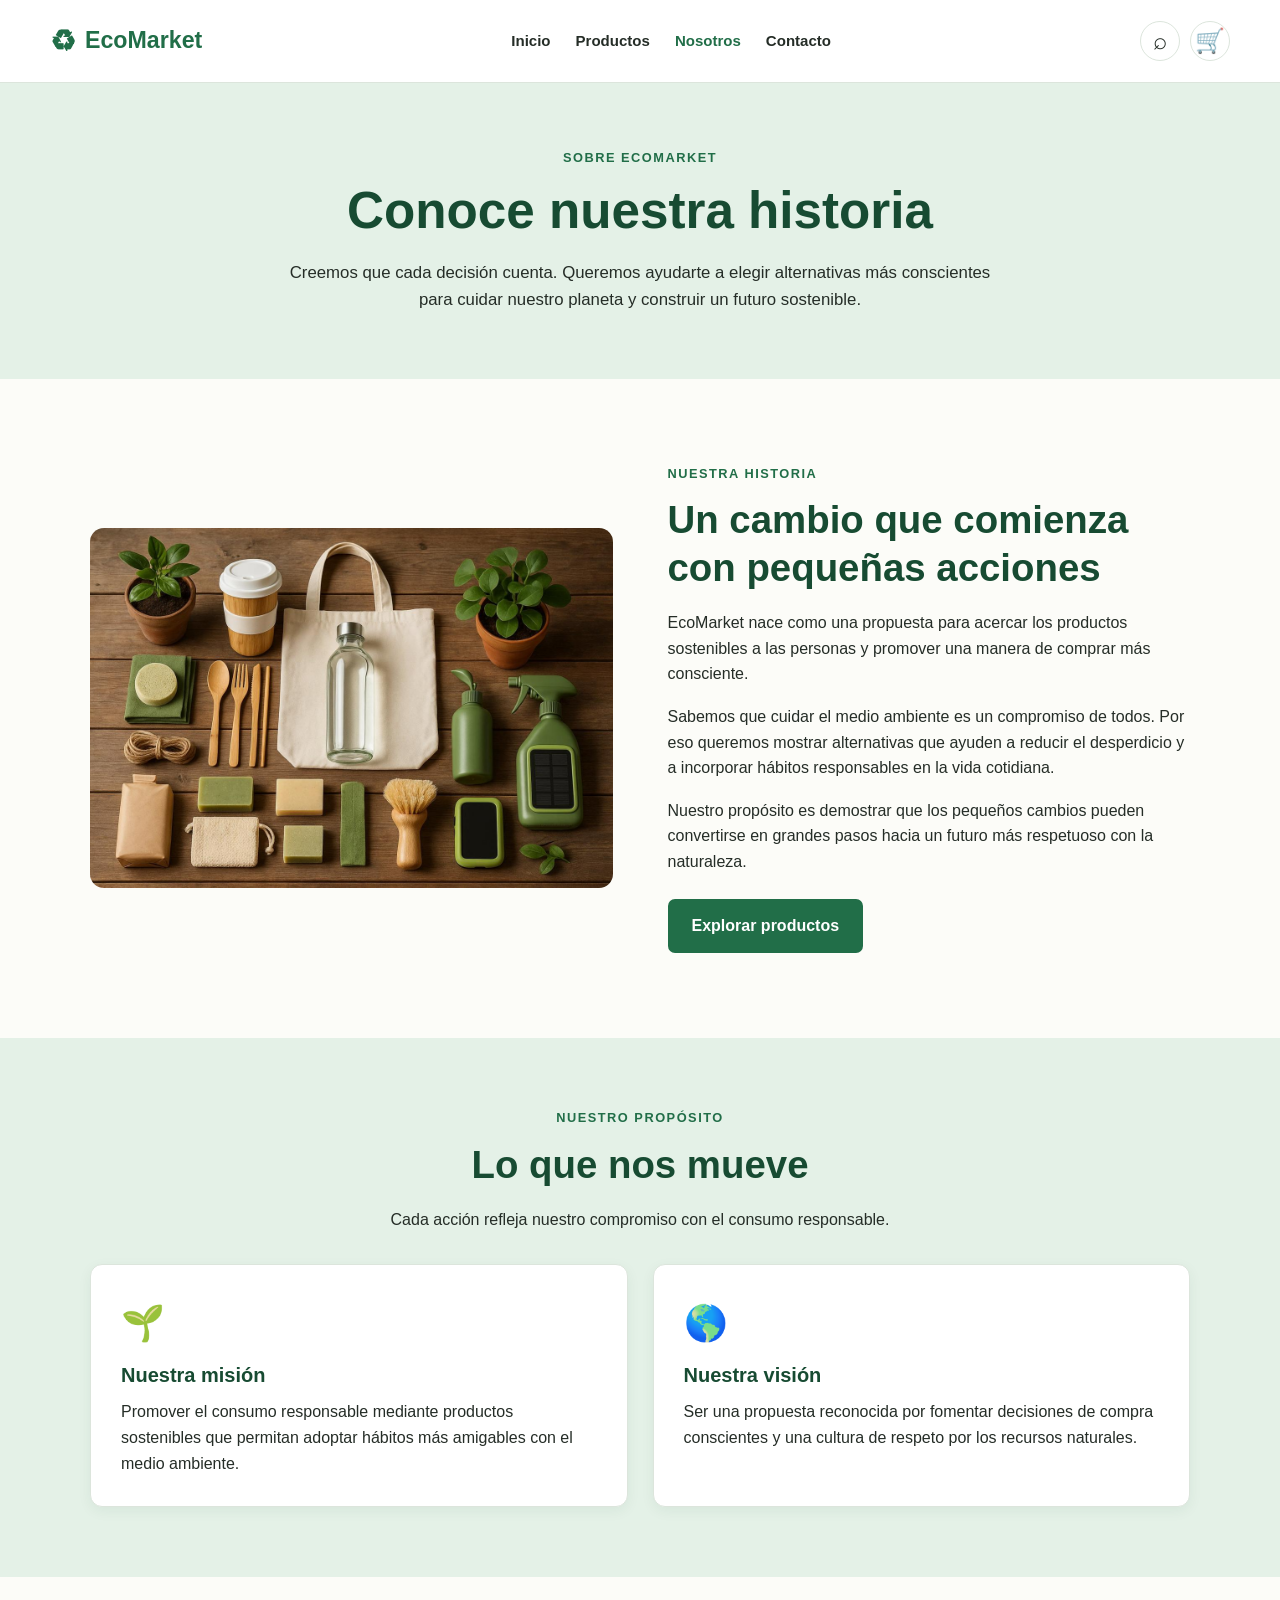
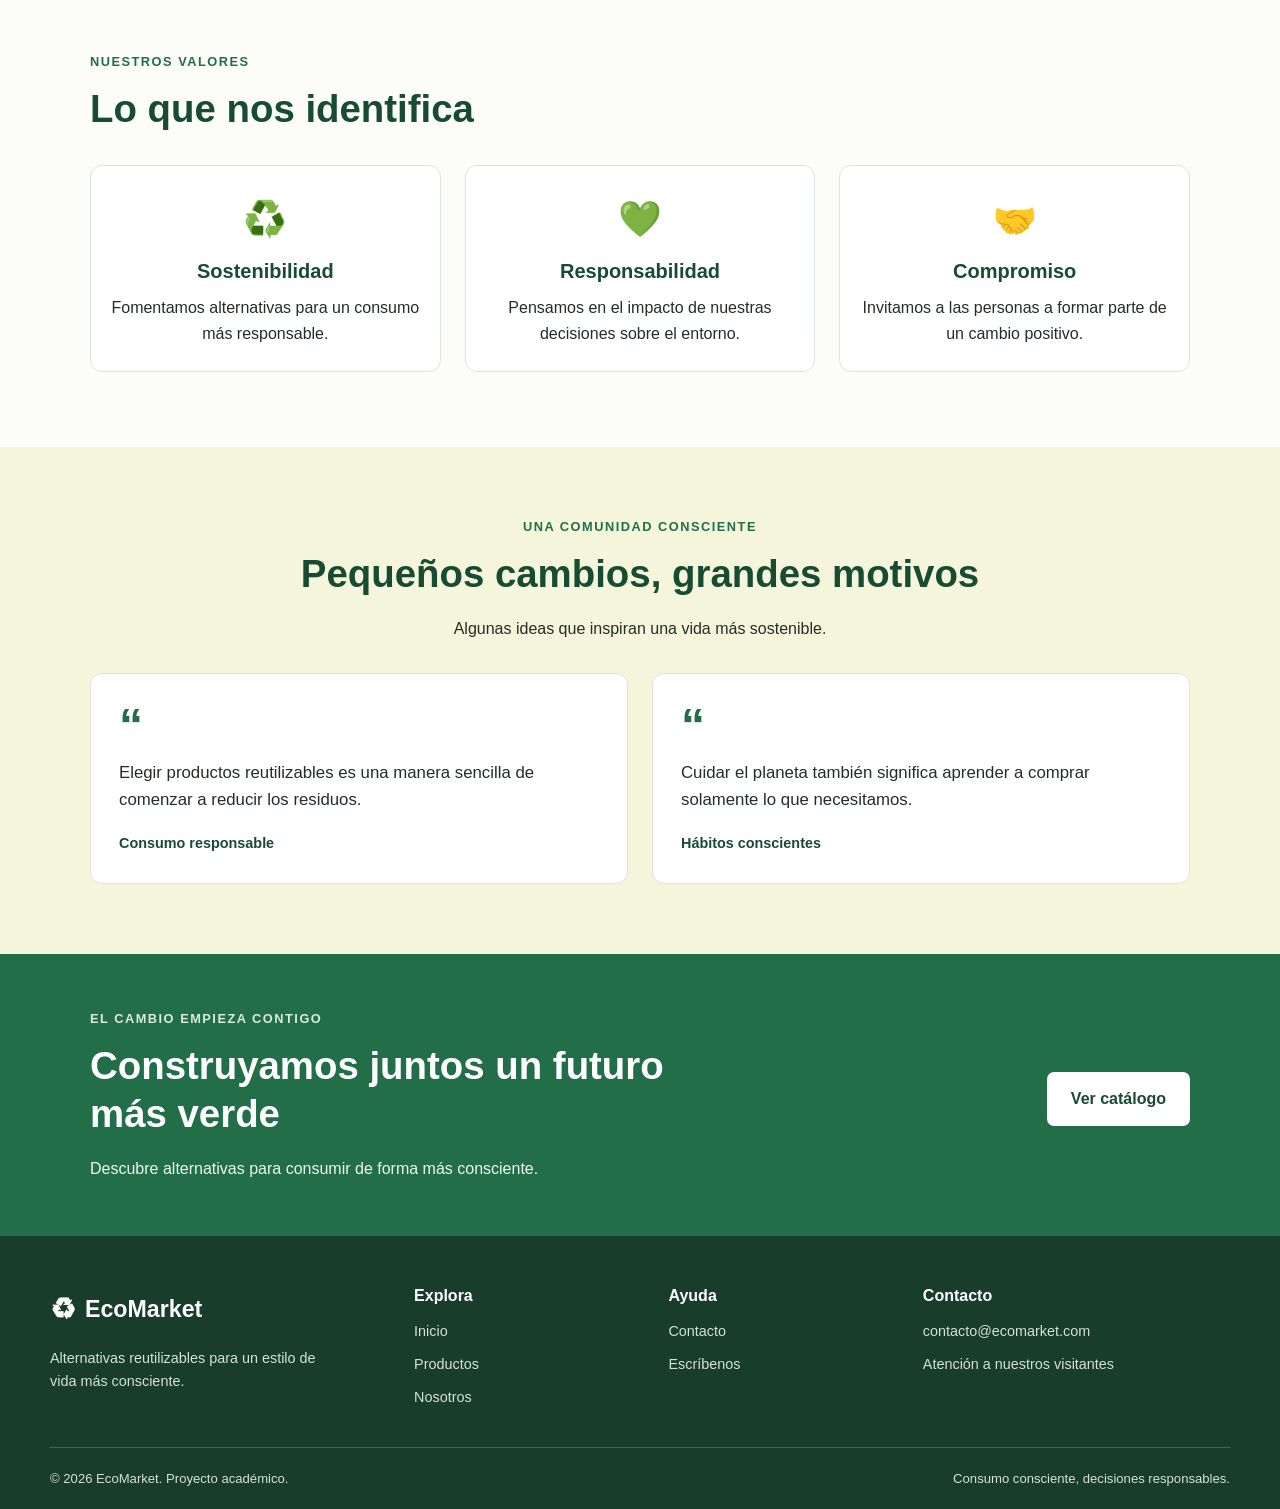
<file: views/sobre_nosotros.html>
<!DOCTYPE html>
<html lang="es">
<head>
    <meta charset="UTF-8">
    <meta name="viewport" content="width=device-width, initial-scale=1.0">
    <meta name="description" content="Conoce la historia, los principios y el compromiso ambiental de EcoMarket.">

    <title>Sobre nosotros | EcoMarket</title>

    <link rel="stylesheet" href="../css/main.css">
    <link rel="stylesheet" href="../css/layout.css">
    <link rel="stylesheet" href="../css/components.css">
    <link rel="stylesheet" href="../css/animations.css">
</head>

<body class="about-page">

    <!-- ENCABEZADO COMPARTIDO -->
    <header class="site-header">
        <div class="container header-content">

            <a class="logo" href="../index.html" aria-label="EcoMarket, inicio">
                <span class="logo-icon" aria-hidden="true">♻</span>
                <span>EcoMarket</span>
            </a>

            <nav class="main-nav" aria-label="Navegación principal">
                <a class="nav-link " href="../index.html">Inicio</a>
                <a class="nav-link" href="../views/productos.html">Productos</a>
                <a class="nav-link active" href="../views/sobre_nosotros.html">Nosotros</a>
                <a class="nav-link" href="../views/contacto.html">Contacto</a>
            </nav>

            <div class="header-actions">
                <a class="header-action" href="views/productos.html#buscador"
                   aria-label="Buscar productos" title="Buscar productos">
                    <span aria-hidden="true">⌕</span>
                </a>

                <a class="header-action" href="views/productos.html"
                   aria-label="Ver catálogo" title="Ver catálogo">
                    <span aria-hidden="true">🛒</span>
                </a>
            </div>

        </div>
    </header>

    <main>

        <!-- PORTADA -->
        <section class="about-hero">
            <div class="about-container">

                <p class="about-eyebrow">SOBRE ECOMARKET</p>

                <h1>Conoce nuestra historia</h1>

                <p class="about-hero-description">
                    Creemos que cada decisión cuenta. Queremos ayudarte
                    a elegir alternativas más conscientes para cuidar
                    nuestro planeta y construir un futuro sostenible.
                </p>

            </div>
        </section>

        <!-- HISTORIA: IMAGEN Y TEXTO -->
        <section class="about-story about-container">

            <div class="about-story-image">
                <img
                    src="../img/products/icons/nuestra-historia.jpg"
                    alt="Plantas y elementos naturales que representan el cuidado del planeta"
                    loading="lazy"
                >
            </div>

            <div class="about-story-content">

                <p class="about-eyebrow">NUESTRA HISTORIA</p>

                <h2>Un cambio que comienza con pequeñas acciones</h2>

                <p>
                    EcoMarket nace como una propuesta para acercar
                    los productos sostenibles a las personas y promover
                    una manera de comprar más consciente.
                </p>

                <p>
                    Sabemos que cuidar el medio ambiente es un compromiso
                    de todos. Por eso queremos mostrar alternativas que
                    ayuden a reducir el desperdicio y a incorporar hábitos
                    responsables en la vida cotidiana.
                </p>

                <p>
                    Nuestro propósito es demostrar que los pequeños cambios
                    pueden convertirse en grandes pasos hacia un futuro
                    más respetuoso con la naturaleza.
                </p>

                <a class="about-button" href="productos.html">
                    Explorar productos
                </a>

            </div>
        </section>

        <!-- MISIÓN Y VISIÓN -->
        <section class="about-principles">
            <div class="about-container">

                <div class="about-section-heading">
                    <p class="about-eyebrow">NUESTRO PROPÓSITO</p>
                    <h2>Lo que nos mueve</h2>
                    <p>
                        Cada acción refleja nuestro compromiso con
                        el consumo responsable.
                    </p>
                </div>

                <div class="about-principles-grid">

                    <article class="about-principle-card">
                        <span class="about-icon" aria-hidden="true">🌱</span>
                        <h3>Nuestra misión</h3>
                        <p>
                            Promover el consumo responsable mediante
                            productos sostenibles que permitan adoptar
                            hábitos más amigables con el medio ambiente.
                        </p>
                    </article>

                    <article class="about-principle-card">
                        <span class="about-icon" aria-hidden="true">🌎</span>
                        <h3>Nuestra visión</h3>
                        <p>
                            Ser una propuesta reconocida por fomentar
                            decisiones de compra conscientes y una cultura
                            de respeto por los recursos naturales.
                        </p>
                    </article>

                </div>
            </div>
        </section>

        <!-- VALORES -->
        <section class="about-values about-container">

            <div class="about-section-heading">
                <p class="about-eyebrow">NUESTROS VALORES</p>
                <h2>Lo que nos identifica</h2>
            </div>

            <div class="about-values-grid">

                <article class="about-value-card">
                    <span class="about-icon" aria-hidden="true">♻️</span>
                    <h3>Sostenibilidad</h3>
                    <p>
                        Fomentamos alternativas para un consumo
                        más responsable.
                    </p>
                </article>

                <article class="about-value-card">
                    <span class="about-icon" aria-hidden="true">💚</span>
                    <h3>Responsabilidad</h3>
                    <p>
                        Pensamos en el impacto de nuestras decisiones
                        sobre el entorno.
                    </p>
                </article>

                <article class="about-value-card">
                    <span class="about-icon" aria-hidden="true">🤝</span>
                    <h3>Compromiso</h3>
                    <p>
                        Invitamos a las personas a formar parte
                        de un cambio positivo.
                    </p>
                </article>

            </div>
        </section>

        <!-- TESTIMONIOS -->
        <section class="about-testimonials">
            <div class="about-container">

                <div class="about-section-heading">
                    <p class="about-eyebrow">UNA COMUNIDAD CONSCIENTE</p>
                    <h2>Pequeños cambios, grandes motivos</h2>
                    <p>
                        Algunas ideas que inspiran una vida más sostenible.
                    </p>
                </div>

                <div class="about-testimonials-grid">

                    <article class="about-testimonial-card">
                        <span class="about-quote" aria-hidden="true">“</span>
                        <blockquote>
                            Elegir productos reutilizables es una manera
                            sencilla de comenzar a reducir los residuos.
                        </blockquote>
                        <p class="about-testimonial-author">
                            Consumo responsable
                        </p>
                    </article>

                    <article class="about-testimonial-card">
                        <span class="about-quote" aria-hidden="true">“</span>
                        <blockquote>
                            Cuidar el planeta también significa aprender
                            a comprar solamente lo que necesitamos.
                        </blockquote>
                        <p class="about-testimonial-author">
                            Hábitos conscientes
                        </p>
                    </article>

                </div>

            </div>
        </section>

        <!-- INVITACIÓN FINAL -->
        <section class="about-cta">
            <div class="about-container about-cta-inner">

                <div>
                    <p class="about-eyebrow">EL CAMBIO EMPIEZA CONTIGO</p>
                    <h2>Construyamos juntos un futuro más verde</h2>
                    <p>
                        Descubre alternativas para consumir de forma
                        más consciente.
                    </p>
                </div>

                <a class="about-button about-button-light" href="productos.html">
                    Ver catálogo
                </a>

            </div>
        </section>

    </main>

    <!-- PIE DE PÁGINA  -->
      <footer class="site-footer">
        <div class="container footer-grid">

            <div class="footer-brand">
                <a class="logo footer-logo" href="index.html">
                    <span class="logo-icon" aria-hidden="true">♻</span>
                    <span>EcoMarket</span>
                </a>

                <p>
                    Alternativas reutilizables para un estilo de vida
                    más consciente.
                </p>
            </div>

            <div class="footer-column">
                <h2>Explora</h2>
                <a href="../index.html">Inicio</a>
                <a href="../views/productos.html">Productos</a>
                <a href="../views/sobre_nosotros.html">Nosotros</a>
            </div>

            <div class="footer-column">
                <h2>Ayuda</h2>
                <a href="../views/contacto.html">Contacto</a>
                <a href="../views/contacto.html#formulario">Escríbenos</a>
            </div>

            <div class="footer-column">
                <h2>Contacto</h2>
                <a href="mailto:contacto@ecomarket.example">
                    contacto@ecomarket.com
                </a>
                <p>Atención a nuestros visitantes</p>
            </div>

        </div>

        <div class="container footer-bottom">
            <p>© 2026 EcoMarket. Proyecto académico.</p>
            <p>Consumo consciente, decisiones responsables.</p>
        </div>
    

    </footer>
    

</body>
</html>
</file>
<file: css/main.css>
:root{
    --color-primary: #216E48;
    --color-primary-dark: #174B32;
    --color-secondary: #E4F1E7;
    --color-beige: #F5F5DC;
    --color-background: #FCFCF8;
    --color-white: #FFFFFF;
    --color-text: #252D27;
    --color-muted: #647067;
    --color-border: #DCE5DC;
    --color-danger: #B42318;
    --color-success: #218044;

    --font-main: Arial, Helvetica, sans-serif;

    --radius-small: 8px;
    --radius-medium: 14px;
    --radius-large: 22px;

    --shadow-card: 0 5px 18px rgba(25, 65, 40, 0.08);
}
/*Reset*/
*{
    box-sizing: border-box;
    padding: 0%;
    margin: 0%;
}

html {
    scroll-behavior: smooth;
}


body{
font-family: var(--font-main);
background: var(--color-background);
color: var(--color-text);
line-height: 1.6;
min-width: 320px;
}

img{
    max-width:100%;
    display:block;
}
a{
    text-decoration:none;
    color: inherit
}

button,a{
    -webkit-tap-highlight-color: transparent;
}

button:focus-visible,
a:focus-visible,
input:focus-visible,
textarea:focus-visible,
select:focus-visible
{outline: 3px solid #75B98B;
    outline-offset: 3px;
}
h1,h2,h3{
    line-height:1.2;
    font-weight:700;
}

p{
    color:var(--color-muted);
}
ul {
    list-style: none;
}

::selection {
    color: var(--color-white);
    background-color: var(--color-primary);
}



/* =========================================
   ECOMARKET - SOBRE NOSOTROS
   Estilos generales y paleta original
   ========================================= */

.about-page {
    margin: 0;
    color: var(--color-text, #252D27);
    background-color: var(--color-background, #FCFCF8);
    font-family: Arial, Helvetica, sans-serif;
    line-height: 1.6;
}

.about-page *,
.about-page *::before,
.about-page *::after {
    box-sizing: border-box;
}

.about-page img {
    display: block;
    max-width: 100%;
}

.about-page a {
    text-decoration: none;
}

.about-container {
    width: min(1100px, 90%);
    margin-inline: auto;
}

.about-page .about-eyebrow {
    margin: 0 0 12px;
    color: var(--color-primary, #216E48);
    font-size: 0.8rem;
    font-weight: 700;
    letter-spacing: 1.5px;
    text-transform: uppercase;
}

.about-page h1,
.about-page h2,
.about-page h3,
.about-page p {
    overflow-wrap: break-word;
}

/* Estilos principales de Contacto */

.contact-main {
    color: #252D27;
    background-color: #FCFCF8;
    font-family: Arial, Helvetica, sans-serif;
    line-height: 1.6;
}

.contact-container {
    width: 90%;
    max-width: 1100px;
    margin: 0 auto;
}

.contact-hero {
    padding: 55px 20px;
    text-align: center;
    background-color: #E4F1E7;
}

.contact-hero h1 {
    color: #174B32;
    font-size: 3rem;
}

.contact-section {
    padding: 55px 0;
}

.contact-field {
    display: flex;
    flex-direction: column;
    gap: 7px;
    margin-bottom: 19px;
}

.contact-field label {
    color: #174B32;
    font-weight: 600;
}

.contact-field select,
.contact-field textarea {
    width: 100%;
    padding: 12px 14px;
    border: 1px solid #DCE5DC;
    border-radius: 7px;
    background-color: #FCFCF8;
    color: #252D27;
    font: inherit;
}

.contact-field textarea {
    min-height: 130px;
    resize: vertical;
}

.contact-field select:focus,
.contact-field textarea:focus {
    outline: 2px solid #216E48;
    outline-offset: 2px;
}

/* Campos del formulario */

.contact-field input {
    width: 100%;
    padding: 12px 14px;
    border: 1px solid #DCE5DC;
    border-radius: 7px;
    background-color: #FCFCF8;
    color: #252D27;
    font: inherit;
}

/* Cuando el usuario selecciona un campo */

.contact-field input:focus,
.contact-field select:focus,
.contact-field textarea:focus {
    outline: 2px solid #216E48;
    outline-offset: 2px;
}

/* Botón para enviar */

.contact-submit {
    display: block;
    margin: 0 auto;
    width: auto;
    padding: 10px 25px;
    border: none;
    border-radius: 8px;
    background-color: #216E48;
    color: #FFFFFF;
    font: inherit;
    font-weight: bold;
    cursor: pointer;
    transition: background-color 0.2s ease;
}

/* Efecto al pasar el ratón */

.contact-submit:hover {
    background-color: #174B32;
}
</file>
<file: css/layout.css>
.container {
    width: min(1180px, calc(100% - 40px));
    margin-inline: auto;
}
/* ENCABEZADO */
.site-header{
    background-color: var(--color-white);
    border-bottom: 1px solid var(--color-border);
}
.header-content{
    min-height: 82px;
    display: flex;
    align-items: center;
    justify-content: space-between;
    gap: 24px;
}
.logo{
    display: inline-flex;
    align-items: center;
    gap: 9px;
    color: var(--color-primary);
    font-size: 1.45rem;
    font-weight: 800;
    white-space: nowrap;
}
.logo-icon{
    font-size: 1.8rem;
}

.main-nav{
    display: flex;
    align-items: center;
    justify-content: center;
    gap: 25px;

}
.nav-link{
    color:var(--color-text);
    font-size: 0.94rem;
    font-weight: 600;
    
}
.nav-link.active {
    color: var(--color-primary);
}
.header-actions {
    display: flex;
    align-items: center;
    gap: 10px;
}

.header-action {
    width: 40px;
    height: 40px;
    display: grid;
    place-items: center;
    border: 1px solid var(--color-border);
    border-radius: 50%;
    font-size: 1.5rem;
}

/* BANNER PRINCIPAL */

.hero {
    padding-block: 55px;
    background-color: var(--color-secondary);
}

.hero-content {
    display: grid;
    grid-template-columns: 1fr 1fr;
    align-items: center;
    gap: 50px;
}

.hero-text {
    max-width: 560px;
}

.hero-text h1 {
    margin-block: 18px;
    font-size: clamp(2.3rem, 4.5vw, 3.8rem);
    letter-spacing: -1.5px;
}

.hero-text p {
    max-width: 480px;
    margin-bottom: 28px;
    font-size: 1.05rem;
}

.hero-image {
    height: 390px;
    overflow: hidden;
    border-radius: var(--radius-large);
    background-color: var(--color-beige);
}

.hero-image img {
    width: 100%;
    height: 100%;
    object-fit: cover;
}

/* BENEFICIOS */

.benefits {
    padding-block: 30px;
    background-color: var(--color-white);
    border-bottom: 1px solid var(--color-border);
}

.benefits-grid {
    display: grid;
    grid-template-columns: repeat(3, minmax(0, 1fr));
    gap: 25px;
}

.benefit {
    display: flex;
    align-items: center;
    gap: 14px;
}

.benefit-icon {
    display: grid;
    place-items: center;
    flex-shrink: 0;
    width: 48px;
    height: 48px;
    background-color: var(--color-secondary);
    color: var(--color-primary);
    border-radius: 50%;
    font-size: 1.5rem;
}

.benefit h2 {
    margin-bottom: 5px;
    font-size: 1rem;
}

.benefit p {
    font-size: 0.84rem;
}
/* SECCIONES */

.section-padding {
    padding-block: 75px;
}

.section-heading {
    display: flex;
    align-items: end;
    justify-content: space-between;
    gap: 20px;
    margin-bottom: 32px;
}

.section-heading h2 {
    margin-block: 10px;
    font-size: clamp(1.8rem, 3vw, 2.5rem);
}

.section-heading p {
    font-size: 0.98rem;
}

.text-link {
    flex-shrink: 0;
    color: var(--color-primary);
    font-weight: 700;
}

/* CUADRÍCULA DE PRODUCTOS */

.product-grid {
    display: grid;
    grid-template-columns: repeat(4, minmax(0, 1fr));
    gap: 24px;
}

/* LLAMADO A LA ACCIÓN */

.eco-cta {
    padding-block: 48px;
    background-color: var(--color-secondary);
}

.eco-cta-content {
    display: flex;
    align-items: center;
    justify-content: space-between;
    gap: 30px;
}

.eco-cta h2 {
    margin-block: 10px;
    font-size: clamp(1.7rem, 3vw, 2.3rem);
}

.eco-cta p {
    max-width: 570px;
}
/* PIE DE PÁGINA */

.site-footer {
    padding-top: 50px;
    background-color: #183D2B;
    color: var(--color-white);
}

.footer-grid {
    display: grid;
    grid-template-columns: 1.5fr 1fr 1fr 1.4fr;
    gap: 35px;
    padding-bottom: 38px;
}

.footer-logo {
    color: var(--color-white);
    margin-bottom: 15px;
}

.footer-brand p,
.footer-column p {
    color: #D3E2D7;
    font-size: 0.9rem;
}

.footer-brand p {
    max-width: 280px;
}

.footer-column {
    display: flex;
    flex-direction: column;
    align-items: flex-start;
    gap: 10px;
}

.footer-column h2 {
    margin-bottom: 5px;
    font-size: 1rem;
}

.footer-column a {
    color: #D3E2D7;
    font-size: 0.9rem;
    overflow-wrap: anywhere;
}

.footer-bottom {
    display: flex;
    justify-content: space-between;
    gap: 20px;
    padding-block: 20px;
    border-top: 1px solid rgba(255, 255, 255, 0.2);
}

.footer-bottom p {
    color: #D3E2D7;
    font-size: 0.82rem;
}

/* TABLET */

@media (max-width: 900px) {
    .header-content {
        flex-wrap: wrap;
        padding-block: 18px;
    }

    .main-nav {
        order: 3;
        width: 100%;
        flex-wrap: wrap;
        gap: 18px;
    }

    .hero-content {
        gap: 28px;
    }

    .hero-image {
        height: 320px;
    }

    .product-grid {
        grid-template-columns: repeat(2, minmax(0, 1fr));
    }

    .footer-grid {
        grid-template-columns: repeat(2, minmax(0, 1fr));
    }
}

/* MÓVIL */

@media (max-width: 600px) {
    .container {
        width: calc(100% - 32px);
    }

    .header-content {
        gap: 14px;
    }

    .logo {
        font-size: 1.25rem;
    }

    .main-nav {
        justify-content: flex-start;
        gap: 12px 18px;
    }

    .nav-link {
        font-size: 0.88rem;
    }

    .hero {
        padding-block: 35px;
    }

    .hero-content {
        grid-template-columns: 1fr;
        gap: 25px;
    }

    .hero-text h1 {
        font-size: 2.4rem;
        letter-spacing: -0.8px;
    }

    .hero-image {
        height: 250px;
    }

    .benefits-grid {
        grid-template-columns: 1fr;
        gap: 22px;
    }

    .section-padding {
        padding-block: 48px;
    }

    .section-heading {
        align-items: flex-start;
        flex-direction: column;
    }

    .product-grid {
        grid-template-columns: 1fr;
        gap: 20px;
    }

    .eco-cta-content {
        align-items: flex-start;
        flex-direction: column;
    }

    .footer-grid {
        grid-template-columns: 1fr;
        gap: 28px;
    }

    .footer-bottom {
        flex-direction: column;
        gap: 8px;
    }
}
/* Distribución del catálogo */
.catalogo {
    padding-top: 40px;
    padding-bottom: 60px;
}

.catalogo-contenido {
    display: grid;
    grid-template-columns: 240px minmax(0, 1fr);
    gap: 28px;
    align-items: start;
    margin-top: 32px;
}

.productos {
    min-width: 0;
}

.productos > h2 {
    margin-bottom: 20px;
}

/* Tarjetas del catálogo */
.product-grid {
    display: grid;
    grid-template-columns: repeat(3, minmax(0, 1fr));
    gap: 22px;
}

.product-card {
    height: 100%;
    overflow: hidden;
}

.product-image {
    width: 100%;
    height: 190px;
    object-fit: cover;
}

.product-info {
    display: flex;
    flex-direction: column;
    align-items: flex-start;
    gap: 8px;
    padding: 18px;
}

.product-info h3 {
    font-size: 1.05rem;
}

.product-price {
    color: var(--color-primary-dark);
    font-size: 1.2rem;
    font-weight: 700;
}

.product-availability {
    color: var(--color-success);
    font-size: 0.9rem;
}

.product-info .btn {
    margin-top: 8px;
}

/* Campos del panel de filtros */
.filtros fieldset + fieldset {
    margin-top: 24px;
}

.filtros input[type="number"] {
    width: 100%;
    min-width: 0;
    padding: 10px;
    border: 1px solid var(--color-border);
    border-radius: var(--radius-small);
}

/* Paginación */
.paginacion {
    display: flex;
    justify-content: center;
    align-items: center;
    flex-wrap: wrap;
    gap: 8px;
    margin-top: 32px;
}

.paginacion a {
    padding: 8px 12px;
    border: 1px solid var(--color-border);
    border-radius: var(--radius-small);
}

.paginacion a[aria-current="page"] {
    color: var(--color-white);
    background-color: var(--color-primary);
    border-color: var(--color-primary);
}

.paginacion a:hover {
    color: var(--color-primary);
    border-color: var(--color-primary);
}

/* Adaptación a tabletas */
@media (max-width: 900px) {
    .catalogo-contenido {
        grid-template-columns: 200px minmax(0, 1fr);
        gap: 18px;
    }

    .product-grid {
        grid-template-columns: repeat(2, minmax(0, 1fr));
    }
}

/* Adaptación a celulares */
@media (max-width: 600px) {
    .catalogo-contenido {
        grid-template-columns: 1fr;
    }

    .product-grid {
        grid-template-columns: 1fr;
    }

    .product-image {
        height: 220px;
    }
}
/*=========================================
   SOBRE NOSOTROS - ESTRUCTURA
   ========================================= */
/* Portada */

.about-hero {
    padding: 65px 0;
    background-color: var(--color-secondary, #E4F1E7);
    text-align: center;
}

.about-hero .about-container {
    max-width: 850px;
}

.about-hero-description {
    max-width: 720px;
    margin: 0 auto;
}

/* Historia */

.about-story {
    display: grid;
    grid-template-columns: 1fr 1fr;
    align-items: center;
    gap: 55px;
    padding-top: 75px;
    padding-bottom: 75px;
}

.about-story-image {
    min-height: 360px;
    overflow: hidden;
    border-radius: 14px;
    background-color: var(--color-secondary, #E4F1E7);
}

.about-story-image img {
    width: 100%;
    height: 100%;
    min-height: 360px;
    object-fit: cover;
}

.about-story-content {
    padding: 10px 0;
}

/* Principios */

.about-principles {
    padding: 70px 0;
    background-color: var(--color-secondary, #E4F1E7);
}

.about-section-heading {
    max-width: 720px;
    margin: 0 0 32px;
}

.about-principles .about-section-heading,
.about-testimonials .about-section-heading {
    margin-right: auto;
    margin-left: auto;
    text-align: center;
}

.about-principles-grid {
    display: grid;
    grid-template-columns: repeat(2, minmax(0, 1fr));
    gap: 25px;
}

/* Valores */

.about-values {
    padding-top: 75px;
    padding-bottom: 75px;
}

.about-values-grid {
    display: grid;
    grid-template-columns: repeat(3, minmax(0, 1fr));
    gap: 24px;
}

/* Testimonios */

.about-testimonials {
    padding: 70px 0;
    background-color: var(--color-beige, #F5F5DC);
}

.about-testimonials-grid {
    display: grid;
    grid-template-columns: repeat(2, minmax(0, 1fr));
    gap: 24px;
}

/* Invitación final */

.about-cta {
    padding: 55px 0;
    background-color: var(--color-primary, #216E48);
    color: var(--color-white, #FFFFFF);
}

.about-cta-inner {
    display: flex;
    align-items: center;
    justify-content: space-between;
    gap: 30px;
}





/* Adaptación para tabletas */

@media (max-width: 900px) {
    .about-header-inner {
        flex-wrap: wrap;
        justify-content: center;
        padding-top: 16px;
        padding-bottom: 16px;
    }

    .about-nav {
        gap: 14px;
    }

    .about-story {
        gap: 30px;
    }

    .about-values-grid {
        grid-template-columns: repeat(2, minmax(0, 1fr));
    }
}

/* Adaptación para celulares */

@media (max-width: 600px) {
    .about-header-inner {
        flex-direction: column;
        gap: 14px;
    }

    .about-nav {
        gap: 10px 16px;
    }

    .about-header-actions {
        justify-content: center;
    }

    .about-hero {
        padding: 45px 0;
    }

    .about-story {
        grid-template-columns: 1fr;
        gap: 25px;
        padding-top: 45px;
        padding-bottom: 45px;
    }

    .about-story-image,
    .about-story-image img {
        min-height: 250px;
    }

    .about-principles,
    .about-testimonials {
        padding: 45px 0;
    }

    .about-values {
        padding-top: 45px;
        padding-bottom: 45px;
    }

    .about-principles-grid,
    .about-values-grid,
    .about-testimonials-grid {
        grid-template-columns: 1fr;
    }

    .about-cta-inner {
        align-items: flex-start;
        flex-direction: column;
    }

    .about-footer-grid {
        grid-template-columns: 1fr;
        gap: 28px;
    }
}


/* Diseño adaptable de Contacto */
@media (max-width: 800px) {
    .contact-grid {
        grid-template-columns: 1fr;
        gap: 30px;
    }

    .contact-section {
        padding: 40px 0;
    }
}

@media (max-width: 480px) {
    .contact-container {
        width: 92%;
    }

    .contact-form-card {
        padding: 20px 16px;
    }

    .contact-hero h1 {
        font-size: 2rem;
    }
}
</file>
<file: css/components.css>
.eyebrow {
    color: var(--color-primary);
    font-size: 0.76rem;
    font-weight: 800;
    letter-spacing: 1.5px;
}

/* BOTONES */

.btn {
    display: inline-flex;
    align-items: center;
    justify-content: center;
    gap: 10px;
    min-height: 44px;
    padding: 11px 20px;
    border: 1px solid transparent;
    border-radius: var(--radius-small);
    cursor: pointer;
    text-align: center;
    font-size: 0.92rem;
    font-weight: 700;
}

.btn-primary {
    color: var(--color-white);
    background-color: var(--color-primary);
}

.btn-outline {
    width: 100%;
    color: var(--color-primary);
    border-color: var(--color-primary);
    background-color: transparent;
}

.btn-light {
    color: var(--color-primary-dark);
    background-color: var(--color-white);
}

/* TARJETAS DE PRODUCTOS */

.product-card {
    min-width: 0;
    overflow: hidden;
    border: 1px solid var(--color-border);
    border-radius: var(--radius-medium);
    background-color: var(--color-white);
    box-shadow: var(--shadow-card);
}

.product-image {
    display: block;
    overflow: hidden;
    aspect-ratio: 4 / 3;
    background-color: var(--color-beige);
}

.product-image img {
    width: 100%;
    height: 100%;
    object-fit: cover;
}

.product-info {
    display: flex;
    flex-direction: column;
    align-items: flex-start;
    padding: 18px;
}

.product-category {
    margin-bottom: 8px;
    color: var(--color-primary);
    font-size: 0.76rem;
    font-weight: 700;
}

.product-info h3 {
    margin-bottom: 9px;
    font-size: 1.08rem;
}

.product-info p {
    min-height: 48px;
    margin-bottom: 17px;
    font-size: 0.88rem;
}

.product-info .btn {
    align-self: stretch;
}

/* BENEFICIOS */

.benefit h2 {
    color: var(--color-text);
}

/* ENLACES */

.text-link:hover,
.footer-column a:hover {
    text-decoration: underline;
    text-underline-offset: 4px;
}

/* REDUCIR ANIMACIONES SI EL USUARIO LO PREFIERE */

@media (prefers-reduced-motion: reduce) {
    *,
    *::before,
    *::after {
        scroll-behavior: auto !important;
        animation-duration: 0.01ms !important;
        animation-iteration-count: 1 !important;
        transition-duration: 0.01ms !important;
    }
}

/*--------------------------------------------------------------------------------*/
/* Buscador del catálogo */
.buscador {
    display: flex;
    align-items: center;
    gap: 12px;
    margin-top: 24px;
    padding: 16px;
    background-color: var(--color-white);
    border: 1px solid var(--color-border);
    border-radius: var(--radius-medium);
}

.buscador label {
    font-weight: bold;
}

.buscador input {
    flex: 1;
    min-width: 0;
    padding: 12px;
    border: 1px solid var(--color-border);
    border-radius: var(--radius-small);
}

.buscador button {
    padding: 12px 20px;
    color: var(--color-white);
    background-color: var(--color-primary);
    border: none;
    border-radius: var(--radius-small);
    cursor: pointer;
}

.buscador button:hover {
    background-color: var(--color-primary-dark);
}


/* Panel de filtros */
.filtros {
    padding: 20px;
    background-color: var(--color-white);
    border: 1px solid var(--color-border);
    border-radius: var(--radius-medium);
}

.filtros h2 {
    margin-bottom: 16px;
    font-size: 1.2rem;
}

.filtros fieldset {
    display: flex;
    flex-direction: column;
    gap: 12px;
    border: none;
}

.filtros legend {
    margin-bottom: 12px;
    font-weight: bold;
}

.filtros label {
    display: flex;
    align-items: center;
    gap: 8px;
    cursor: pointer;
}

.filtros input {
    accent-color: var(--color-primary);
}
/* =========================================
   SOBRE NOSOTROS - COMPONENTES
   ========================================= */

/* Logo */

.about-logo {
    color: var(--color-primary, #216E48);
    font-size: 1.7rem;
    font-weight: 800;
    letter-spacing: -0.8px;
    white-space: nowrap;
}

.about-logo span {
    color: var(--color-primary-dark, #174B32);
}

.about-logo-footer {
    color: var(--color-white, #FFFFFF);
}

.about-logo-footer span {
    color: #C6E4C9;
}

/* Navegación */

.about-nav a,
.about-search-link {
    color: var(--color-text, #252D27);
    font-size: 0.95rem;
    font-weight: 600;
}

.about-nav a[aria-current="page"] {
    color: var(--color-primary, #216E48);
    border-bottom: 2px solid var(--color-primary, #216E48);
    padding-bottom: 5px;
}

.about-cart-link {
    display: inline-flex;
    align-items: center;
    justify-content: center;
    width: 38px;
    height: 38px;
    border: 1px solid var(--color-border, #DCE5DC);
    border-radius: 50%;
    color: var(--color-primary, #216E48);
    font-size: 1.4rem;
}

/* Portada */

.about-hero h1 {
    margin: 0 0 18px;
    color: var(--color-primary-dark, #174B32);
    font-size: clamp(2.1rem, 5vw, 3.2rem);
    line-height: 1.2;
}

.about-hero-description {
    color: var(--color-text, #252D27);
    font-size: 1.05rem;
}

/* Historia */

.about-story-content h2,
.about-section-heading h2,
.about-cta h2 {
    margin: 0 0 18px;
    color: var(--color-primary-dark, #174B32);
    font-size: clamp(1.7rem, 4vw, 2.4rem);
    line-height: 1.25;
}

.about-story-content > p:not(.about-eyebrow) {
    margin: 0 0 17px;
    color: var(--color-text, #252D27);
}

.about-section-heading > p:not(.about-eyebrow) {
    color: var(--color-text, #252D27);
}

/* Botones */

.about-button {
    display: inline-block;
    margin-top: 8px;
    padding: 12px 22px;
    border: 2px solid var(--color-primary, #216E48);
    border-radius: 7px;
    background-color: var(--color-primary, #216E48);
    color: var(--color-white, #FFFFFF);
    font-weight: 700;
    text-align: center;
}

.about-button-light {
    flex-shrink: 0;
    border-color: var(--color-white, #FFFFFF);
    background-color: var(--color-white, #FFFFFF);
    color: var(--color-primary-dark, #174B32);
}

/* Tarjetas de misión y visión */

.about-principle-card {
    padding: 30px;
    border: 1px solid var(--color-border, #DCE5DC);
    border-radius: 12px;
    background-color: var(--color-white, #FFFFFF);
    box-shadow: 0 4px 14px rgba(23, 75, 50, 0.06);
}

.about-icon {
    display: inline-block;
    margin-bottom: 12px;
    font-size: 2.2rem;
}

.about-principle-card h3,
.about-value-card h3 {
    margin: 0 0 12px;
    color: var(--color-primary-dark, #174B32);
    font-size: 1.25rem;
}

.about-principle-card p,
.about-value-card p {
    margin: 0;
    color: var(--color-text, #252D27);
}

/* Tarjetas de valores */

.about-value-card {
    padding: 25px 20px;
    border: 1px solid var(--color-border, #DCE5DC);
    border-radius: 12px;
    background-color: var(--color-white, #FFFFFF);
    text-align: center;
}

/* Tarjetas de testimonios */

.about-testimonial-card {
    padding: 28px;
    border: 1px solid var(--color-border, #DCE5DC);
    border-radius: 12px;
    background-color: var(--color-white, #FFFFFF);
}

.about-quote {
    display: block;
    color: var(--color-primary, #216E48);
    font-size: 3rem;
    font-weight: 800;
    line-height: 1;
}

.about-testimonial-card blockquote {
    margin: 10px 0 18px;
    color: var(--color-text, #252D27);
    font-size: 1.05rem;
}

.about-testimonial-author {
    margin: 0;
    color: var(--color-primary-dark, #174B32);
    font-size: 0.9rem;
    font-weight: 700;
}

/* Invitación final */

.about-cta .about-eyebrow {
    color: #D8EBDD;
}

.about-cta h2 {
    max-width: 650px;
    color: var(--color-white, #FFFFFF);
}

.about-cta-inner > div > p:last-child {
    margin-bottom: 0;
    color: #F0F7F1;
}

/* Pie de página */

.about-footer-column h2 {
    margin: 0 0 7px;
    color: #D8EBDD;
    font-size: 1.05rem;
}

.about-footer-column a {
    color: var(--color-white, #FFFFFF);
    font-size: 0.93rem;
}

.about-footer-brand p {
    max-width: 320px;
    color: #E2ECE3;
}

.about-footer-bottom p {
    margin: 0;
    color: #E2ECE3;
    font-size: 0.88rem;
}
</file>
<file: css/animations.css>
/* ========================================
   ANIMACIONES Y ESTADOS INTERACTIVOS
   ======================================== */

.btn,
.header-action,
.nav-link,
.text-link {
    transition:
        color 0.25s ease,
        background-color 0.25s ease,
        border-color 0.25s ease,
        transform 0.25s ease;
}

.btn-primary:hover {
    background-color: var(--color-primary-dark);
    transform: translateY(-2px);
}

.btn-outline:hover {
    color: var(--color-white);
    background-color: var(--color-primary);
}

.btn-light:hover {
    background-color: var(--color-beige);
    transform: translateY(-2px);
}

.header-action:hover {
    color: var(--color-white);
    background-color: var(--color-primary);
    border-color: var(--color-primary);
}

.nav-link:hover {
    color: var(--color-primary);
}

.product-card {
    transition:
        transform 0.3s ease,
        box-shadow 0.3s ease;
}

.product-card:hover {
    transform: translateY(-5px);
    box-shadow: 0 12px 26px rgba(25, 65, 40, 0.13);
}

.product-image img {
    transition: transform 0.4s ease;
}

.product-card:hover .product-image img {
    transform: scale(1.04);
}

@media (prefers-reduced-motion: reduce) {
    .product-card,
    .product-image img,
    .btn,
    .header-action,
    .nav-link {
        transition: none;
    }

    .product-card:hover,
    .product-card:hover .product-image img,
    .btn:hover {
        transform: none;
    }
}

/* =========================================
   SOBRE NOSOTROS - INTERACCIONES
   ========================================= */

.about-nav a,
.about-search-link,
.about-cart-link,
.about-button,
.about-principle-card,
.about-value-card,
.about-testimonial-card {
    transition:
        color 0.2s ease,
        background-color 0.2s ease,
        border-color 0.2s ease,
        box-shadow 0.2s ease,
        transform 0.2s ease;
}

.about-nav a:hover,
.about-search-link:hover {
    color: var(--color-primary, #216E48);
}

.about-cart-link:hover {
    background-color: var(--color-secondary, #E4F1E7);
    border-color: var(--color-primary, #216E48);
}

.about-button:hover {
    background-color: var(--color-primary-dark, #174B32);
    border-color: var(--color-primary-dark, #174B32);
    transform: translateY(-2px);
}

.about-button-light:hover {
    background-color: var(--color-secondary, #E4F1E7);
    border-color: var(--color-secondary, #E4F1E7);
    color: var(--color-primary-dark, #174B32);
}

.about-principle-card:hover,
.about-value-card:hover,
.about-testimonial-card:hover {
    transform: translateY(-5px);
    box-shadow: 0 8px 22px rgba(23, 75, 50, 0.1);
}

@media (prefers-reduced-motion: reduce) {
    .about-page *,
    .about-page *::before,
    .about-page *::after {
        transition: none !important;
        scroll-behavior: auto !important;
    }
}
</file>
